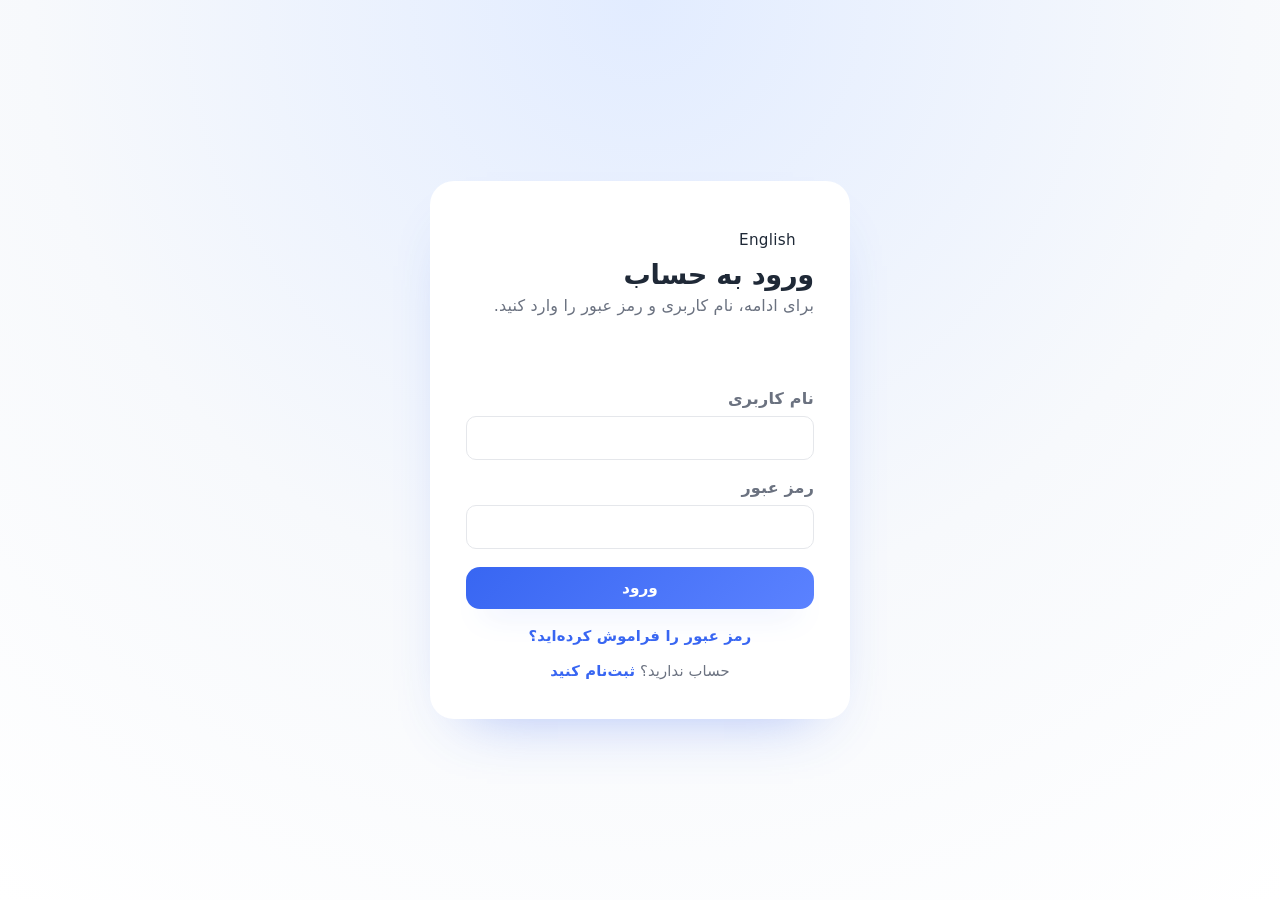
<file: static/index.html>
<!--
    static/index.html — صفحه‌ی داشبورد اصلی
    data-page="dashboard" باعث می‌شود در روترِ انتهای app.js تابعِ
    initDashboardPage() صدا زده شود، که خودش loadDashboard() را اجرا
    می‌کند: یک GET به /api/dashboard/ و پرکردنِ تمام باکس‌های زیر با
    renderDashboard() (در app.js).
-->
<!DOCTYPE html>
<html lang="fa" dir="rtl">
<head>
    <meta charset="UTF-8">
    <meta name="viewport" content="width=device-width, initial-scale=1.0">
    <script>
        // چندزبانی (از 2026-09-09): اگر زبانِ ذخیره‌شده «en» باشد، جهتِ صفحه را
        // پیش از اولین رندر به LTR می‌گذاریم تا چیدمانِ فارسی یک لحظه «فلش» نزند.
        try {
            if (localStorage.getItem('ssp_lang') === 'en') {
                document.documentElement.lang = 'en';
                document.documentElement.dir = 'ltr';
            }
        } catch (e) { /* localStorage در دسترس نیست → همان پیش‌فرضِ فارسی */ }
    </script>
    <title>داشبورد | برنامه‌ریز هوشمند مطالعه</title>
    <link rel="stylesheet" href="styles.css">
</head>
<body data-page="dashboard">
    <div class="app-shell">
        <!-- نوارِ کناریِ راست: لوگو + منوی ناوبری بینِ صفحات + وضعیتِ اتصال -->
        <aside class="sidebar" id="sidebar">
            <div class="sidebar__brand">
                <div class="brand__logo">🎓</div>
                <div class="brand__info">
                    <h1>Study Planner</h1>
                    <span>برای دانشجویان هدفمند</span>
                </div>
            </div>
            <nav class="sidebar__nav">
                <a class="nav-link is-active" href="index.html">
                    <span class="nav-icon">
                        <svg viewBox="0 0 24 24" aria-hidden="true">
                            <path d="M12 3L3 10h3v8h6V13h0v5h6v-8h3z"></path>
                        </svg>
                    </span>
                    <span>داشبورد</span>
                </a>
                <a class="nav-link" href="subjects.html">
                    <span class="nav-icon">
                        <svg viewBox="0 0 24 24">
                            <path d="M4 5h16v2H4zm0 6h16v2H4zm0 6h10v2H4z"></path>
                        </svg>
                    </span>
                    <span>درس‌ها</span>
                </a>
                <a class="nav-link" href="exams.html">
                    <span class="nav-icon">
                        <svg viewBox="0 0 24 24">
                            <path d="M7 2h10l3 4v16H4V2h3zm0 2v2h10V4H7zm0 4v10h10V8H7z"></path>
                        </svg>
                    </span>
                    <span>امتحان‌ها</span>
                </a>
                <a class="nav-link" href="study_plan.html">
                    <span class="nav-icon">
                        <svg viewBox="0 0 24 24">
                            <path d="M5 4h14v2H5zm0 7h14v2H5zm0 7h14v2H5z"></path>
                        </svg>
                    </span>
                    <span>برنامه مطالعه</span>
                </a>
                <a class="nav-link" href="study_log.html">
                    <span class="nav-icon">
                        <svg viewBox="0 0 24 24"><path d="M9 16.2 5.5 12.7l-1.4 1.4L9 19 20 8l-1.4-1.4z"></path></svg>
                    </span>
                    <span>ثبت مطالعه</span>
                </a>
            </nav>
            <div class="sidebar__footer">
                <div class="sidebar__status">
                    <div class="status-dot" id="statusDot"></div>
                    <span id="statusText">در حال بررسی...</span>
                </div>
                <button type="button" class="ghost-button lang-toggle" id="langToggle">English</button>
                <a class="ghost-button" href="login.html">حساب کاربری</a>
            </div>
        </aside>

        <main class="main-panel">
            <!-- نوارِ بالای صفحه: عنوان + دکمه‌ی همبرگریِ موبایل + خوش‌آمدگویی/خروج -->
            <header class="topbar">
                <button class="ghost-button menu-button" id="sidebarToggle" aria-label="باز کردن منو">
                    <svg viewBox="0 0 24 24">
                        <path d="M4 6h16v2H4zm0 5h16v2H4zm0 5h16v2H4z"></path>
                    </svg>
                </button>
                <div class="topbar__title">
                    <h2>داشبورد اصلی</h2>
                    <p>تصویر کلی از وضعیت درس‌ها و امتحان‌های پیشِ رو</p>
                </div>
                <div class="topbar__actions">
                    <div class="user-pill" id="userGreeting">خوش آمدید</div>
                    <button class="ghost-button" id="logoutButton">خروج</button>
                </div>
            </header>

            <div class="page-content">
                <div id="toast" class="toast" role="alert" aria-live="polite"></div>

                <!-- چهار کارتِ آماریِ بالا؛ id هرکدام دقیقاً همان کلیدی است
                     که renderDashboard() در app.js با آن مقدارِ متن را پر می‌کند -->
                <section class="metrics-grid">
                    <article class="metric-card">
                        <header>
                            <span class="metric-icon metric-icon--primary">📚</span>
                            <p>تعداد درس‌ها</p>
                        </header>
                        <strong id="totalSubjects">0</strong>
                    </article>

                    <article class="metric-card">
                        <header>
                            <span class="metric-icon metric-icon--purple">🗓️</span>
                            <p>امتحان‌های ثبت‌شده</p>
                        </header>
                        <strong id="totalExams">0</strong>
                    </article>

                    <article class="metric-card">
                        <header>
                            <span class="metric-icon metric-icon--green">📈</span>
                            <p>میانگین پیشرفت</p>
                        </header>
                        <strong id="averageProgress">0%</strong>
                    </article>

                    <article class="metric-card">
                        <header>
                            <span class="metric-icon metric-icon--orange">⏰</span>
                            <p>هشدارهای فوری</p>
                        </header>
                        <strong id="pendingAlerts">0</strong>
                    </article>
                </section>

                <!-- پنل «پیشرفت درس‌ها»: نوارِ پیشرفتِ هر درس (progressList با
                     app.js از data.subjects_progress پر می‌شود) -->
                <section class="grid-two">
                    <article class="panel">
                        <header class="panel__header">
                            <h3>پیشرفت درس‌ها</h3>
                            <button class="ghost-button ghost-button--sm" id="refreshDashboard">به‌روزرسانی</button>
                        </header>
                        <div id="progressList" class="progress-list">
                            <p class="empty-state">درسی ثبت نشده است.</p>
                        </div>
                    </article>

                    <!-- پنل «تقویم مطالعه»: فهرستِ امتحان‌های پیشِ‌رو (از data.upcoming_exams) -->
                    <article class="panel">
                        <header class="panel__header">
                            <h3>تقویم مطالعه</h3>
                        </header>
                        <div class="panel__content">
                            <div class="timeline" id="timelineList">
                                <p class="empty-state">هنوز امتحانی ثبت نشده است.</p>
                            </div>
                        </div>
                    </article>
                </section>

                <!-- پنل «تقسیم‌زمان پیشنهادی»: نمودارِ میله‌ایِ سهمِ هر درس
                     (از data.study_distribution) -->
                <section class="grid-two">
                    <article class="panel">
                        <header class="panel__header">
                            <h3>تقسیم‌زمان پیشنهادی</h3>
                            <p class="panel__hint">سهم هر درس از ساعات مطالعه‌ی هفته‌ی پیش‌رو</p>
                        </header>
                        <div class="panel__content">
                            <div class="mini-chart" id="studyDistribution">
                                <p class="empty-state">در حال بارگذاری...</p>
                            </div>
                        </div>
                    </article>

                    <!-- پنل «هشدارها و یادآوری‌ها»: از data.alerts (نوع
                         danger/warning/info) پر می‌شود -->
                    <article class="panel">
                        <header class="panel__header">
                            <h3>هشدارها و یادآوری‌ها</h3>
                        </header>
                        <div id="alertsList" class="alerts-list">
                            <p class="empty-state">هشداری وجود ندارد.</p>
                        </div>
                    </article>
                </section>
            </div>
        </main>
    </div>
    <div class="backdrop" id="backdrop"></div>
    <script src="i18n.js" defer></script>
    <script src="app.js" defer></script>
</body>
</html>
</file>
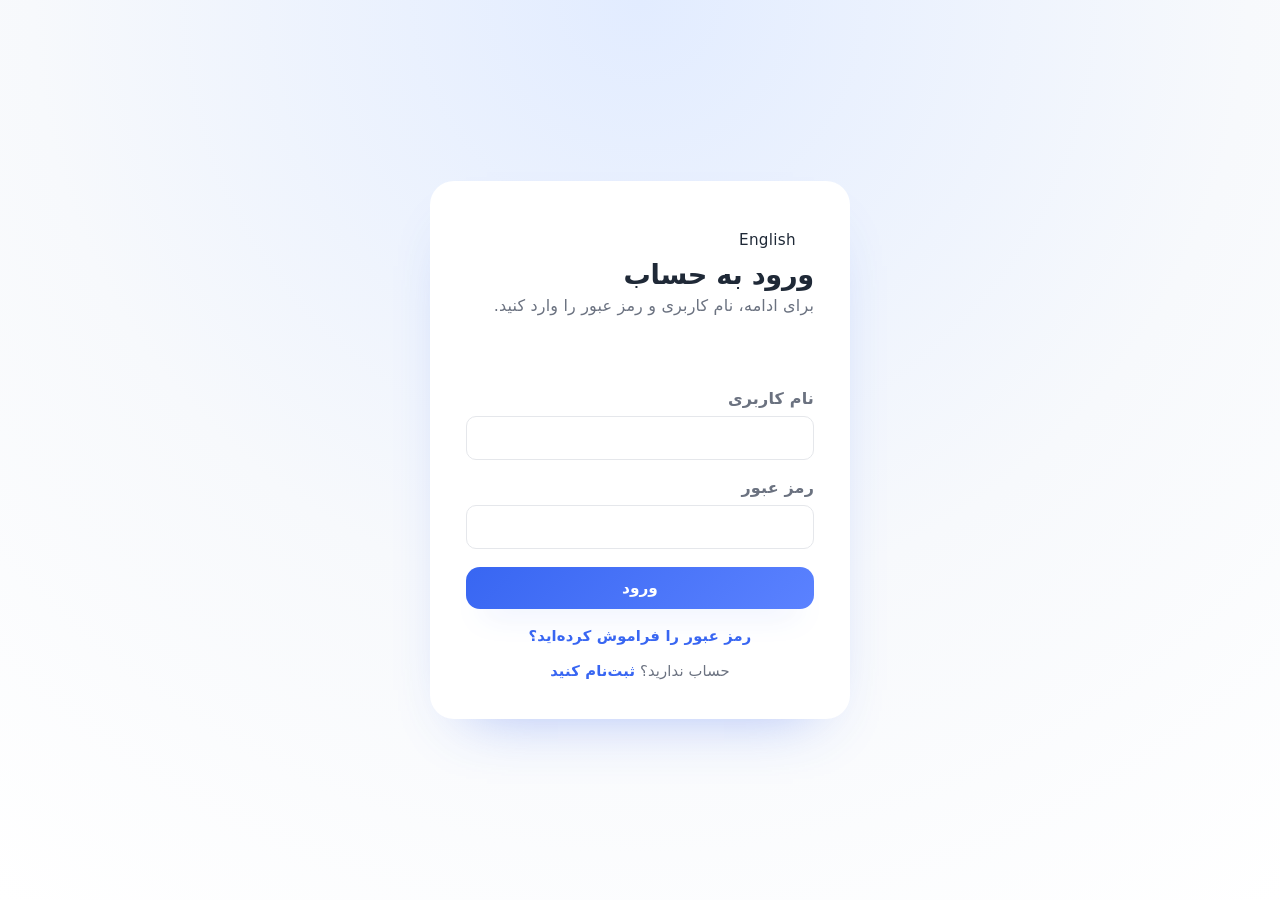
<file: static/exams.html>
<!--
    static/exams.html — صفحه‌ی مدیریت امتحان‌ها
    data-page="exams" -> initExamsPage() در app.js: پرکردنِ کشوی «انتخاب
    درس» (populateSubjectSelect)، فرمِ ثبت/ویرایشِ امتحان (handleExamForm — با examId پر،
    submit به PATCH /api/exams/{id}/ می‌رود)، دکمه‌ی «ویرایش» روی ردیف‌ها
    (startExamEdit) و جدولِ فهرست با فیلترِ آینده/همه (loadExams/renderExams).
-->
<!DOCTYPE html>
<html lang="fa" dir="rtl">
<head>
    <meta charset="UTF-8">
    <meta name="viewport" content="width=device-width, initial-scale=1.0">
    <script>
        // چندزبانی (از 2026-09-09): اگر زبانِ ذخیره‌شده «en» باشد، جهتِ صفحه را
        // پیش از اولین رندر به LTR می‌گذاریم تا چیدمانِ فارسی یک لحظه «فلش» نزند.
        try {
            if (localStorage.getItem('ssp_lang') === 'en') {
                document.documentElement.lang = 'en';
                document.documentElement.dir = 'ltr';
            }
        } catch (e) { /* localStorage در دسترس نیست → همان پیش‌فرضِ فارسی */ }
    </script>
    <title>امتحان‌ها | برنامه‌ریز هوشمند مطالعه</title>
    <link rel="stylesheet" href="styles.css">
</head>
<body data-page="exams">
    <div class="app-shell">
        <aside class="sidebar" id="sidebar">
            <div class="sidebar__brand">
                <div class="brand__logo">🎓</div>
                <div class="brand__info">
                    <h1>Study Planner</h1>
                    <span>برای دانشجویان هدفمند</span>
                </div>
            </div>
            <nav class="sidebar__nav">
                <a class="nav-link" href="index.html">
                    <span class="nav-icon">
                        <svg viewBox="0 0 24 24"><path d="M12 3L3 10h3v8h6V13h0v5h6v-8h3z"></path></svg>
                    </span>
                    <span>داشبورد</span>
                </a>
                <a class="nav-link" href="subjects.html">
                    <span class="nav-icon">
                        <svg viewBox="0 0 24 24"><path d="M4 5h16v2H4zm0 6h16v2H4zm0 6h10v2H4z"></path></svg>
                    </span>
                    <span>درس‌ها</span>
                </a>
                <a class="nav-link is-active" href="exams.html">
                    <span class="nav-icon">
                        <svg viewBox="0 0 24 24"><path d="M7 2h10l3 4v16H4V2h3zm0 2v2h10V4H7zm0 4v10h10V8H7z"></path></svg>
                    </span>
                    <span>امتحان‌ها</span>
                </a>
                <a class="nav-link" href="study_plan.html">
                    <span class="nav-icon"><svg viewBox="0 0 24 24"><path d="M5 4h14v2H5zm0 7h14v2H5zm0 7h14v2H5z"></path></svg></span>
                    <span>برنامه مطالعه</span>
                </a>
                <a class="nav-link" href="study_log.html">
                    <span class="nav-icon"><svg viewBox="0 0 24 24"><path d="M9 16.2 5.5 12.7l-1.4 1.4L9 19 20 8l-1.4-1.4z"></path></svg></span>
                    <span>ثبت مطالعه</span>
                </a>
            </nav>
            <div class="sidebar__footer">
                <div class="sidebar__status">
                    <div class="status-dot" id="statusDot"></div>
                    <span id="statusText">در حال بررسی...</span>
                </div>
                <button type="button" class="ghost-button lang-toggle" id="langToggle">English</button>
                <a class="ghost-button" href="login.html">حساب کاربری</a>
            </div>
        </aside>

        <main class="main-panel">
            <header class="topbar">
                <button class="ghost-button menu-button" id="sidebarToggle">
                    <svg viewBox="0 0 24 24"><path d="M4 6h16v2H4zm0 5h16v2H4zm0 5h16v2H4z"></path></svg>
                </button>
                <div class="topbar__title">
                    <h2>مدیریت امتحان‌ها و ددلاین‌ها</h2>
                    <p>برای هر درس، زمان مناسب برنامه‌ریزی کنید</p>
                </div>
                <div class="topbar__actions">
                    <div class="user-pill" id="userGreeting">دانشجو</div>
                    <button class="ghost-button" id="logoutButton">خروج</button>
                </div>
            </header>

            <div class="page-content">
                <div id="toast" class="toast" role="alert"></div>

                <!-- فرمِ ثبت/ویرایشِ امتحان؛ submit آن در handleExamForm() (app.js)
                     گرفته می‌شود: اگر examId خالی باشد POST /api/exams/ و اگر پر
                     باشد PATCH /api/exams/{id}/ فرستاده می‌شود. کلاس‌های فرم با
                     styles.css هم‌راستا شدند (قبلاً form-group/full-width/btn
                     بودند که در CSS تعریف نشده بودند و فرم بی‌استایل می‌ماند) -->
                <section class="panel">
                    <header class="panel__header">
                        <h3 id="examFormTitle">ثبت امتحان یا ددلاین</h3>
                    </header>

                    <form id="examForm" class="form-grid">
                        <div class="form-field">
                            <label for="examSubject">انتخاب درس:</label>
                            <select id="examSubject" name="subject" required>
                                <option value="" disabled selected>ابتدا درس را انتخاب کنید</option>
                                <!-- گزینه‌ها توسط جاوااسکریپت پر می‌شوند -->
                            </select>
                        </div>
                        
                        <div class="form-field">
                            <label for="exam_date">تاریخ امتحان یا ددلاین:</label>
                            <input type="date" id="exam_date" name="exam_date" required>
                        </div>

                        <div class="form-field">
                            <label for="chapters_remaining">تعداد فصل/بخش باقی‌مانده:</label>
                            <input type="number" id="chapters_remaining" name="chapters_remaining" min="1" required placeholder="مثلا: ۵">
                        </div>

                        <div class="form-field">
                            <label for="study_hours_remaining">ساعت مطالعه تخمینی باقی‌مانده:</label>
                            <input type="number" id="study_hours_remaining" name="study_hours_remaining" min="1" required placeholder="مثلا: ۲۰">
                        </div>

                        <div class="form-field form-field--full">
                            <label for="note">یادداشت (اختیاری):</label>
                            <textarea id="note" name="notes" rows="2" placeholder="مثلاً: میان‌ترم، سالنِ ۲، فصل‌های ۱ تا ۵"></textarea>
                        </div>

                        <!-- examId و دکمه‌ی «انصراف از ویرایش» مخصوصِ حالتِ ویرایشند:
                             startExamEdit (app.js) فرم را پر می‌کند، examId را ست
                             می‌کند و این دکمه را نشان می‌دهد؛ resetExamForm که به
                             کلیکِ آن هم بسته شده، همه‌چیز را به حالتِ ثبت برمی‌گرداند -->
                        <input type="hidden" id="examId" name="examId">
                        
                        <div class="form-actions">
                            <button type="submit" class="primary-button">ذخیره امتحان</button>
                            <button type="button" class="btn-cancel-edit" style="display: none;" id="cancelExamEditBtn">انصراف از ویرایش</button>
                        </div>
                    </form>


                </section>

                <!-- فهرستِ امتحان‌ها؛ examTableBody با renderExams() (app.js) پر
                     می‌شود. هر ردیف یک دکمه‌ی «ویرایش» دارد که startExamEdit را
                     صدا می‌زند و فرمِ بالای صفحه را با داده‌های آن امتحان پر می‌کند.
                     تغییرِ select زیر، loadExams() را با فیلترِ جدید صدا می‌زند -->
                <section class="panel">
                    <header class="panel__header">
                        <h3>فهرست امتحان‌ها</h3>
                        <div class="panel__filter">
                            <label>
                                <span>نمایش:</span>
                                <select id="examFilter">
                                    <option value="upcoming">فقط امتحان‌های آینده</option>
                                    <option value="all">همه</option>
                                </select>
                            </label>
                        </div>
                    </header>
                    <div class="table-wrapper">
                        <table class="data-table">
                            <thead>
                                <tr>
                                    <th>درس</th>
                                    <th>تاریخ</th>
                                    <th>ساعت باقی‌مانده</th>
                                    <th>درجه اهمیت</th>
                                    <th>وضعیت</th>
                                    <th>عملیات</th>
                                </tr>
                            </thead>
                            <tbody id="examTableBody">
                                <tr>
                                    <td colspan="6" class="empty-state">هنوز امتحانی ثبت نشده است.</td>
                                </tr>
                            </tbody>
                        </table>
                    </div>
                </section>
            </div>
        </main>
    </div>
    <div class="backdrop" id="backdrop"></div>
    <script src="i18n.js" defer></script>
    <script src="app.js" defer></script>
</body>
</html>
</file>
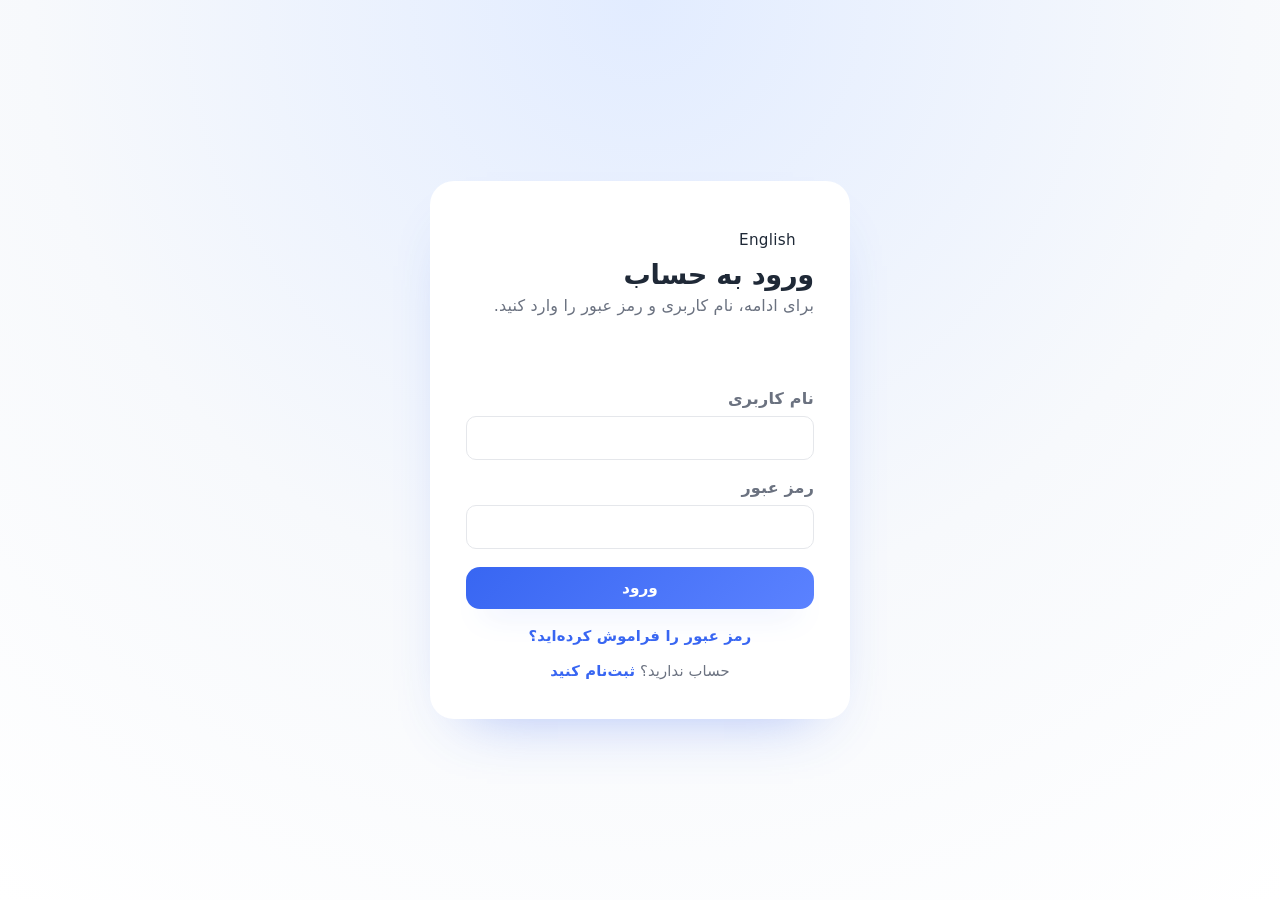
<file: static/login.html>
<!--
    static/login.html
    صفحه‌ی ورود. data-page="login" روی <body> باعث می‌شود در انتهای app.js
    تابعِ handleLogin() صدا زده شود (نگاه کنید به روترِ سبکِ انتهای app.js).
-->
<!DOCTYPE html>
<html lang="fa" dir="rtl">
<head>
    <meta charset="UTF-8">
    <meta name="viewport" content="width=device-width, initial-scale=1.0">
    <script>
        // چندزبانی (از 2026-09-09): اگر زبانِ ذخیره‌شده «en» باشد، جهتِ صفحه را
        // پیش از اولین رندر به LTR می‌گذاریم تا چیدمانِ فارسی یک لحظه «فلش» نزند.
        try {
            if (localStorage.getItem('ssp_lang') === 'en') {
                document.documentElement.lang = 'en';
                document.documentElement.dir = 'ltr';
            }
        } catch (e) { /* localStorage در دسترس نیست → همان پیش‌فرضِ فارسی */ }
    </script>
    <title>ورود | برنامه‌ریز هوشمند مطالعه</title>
    <link rel="stylesheet" href="styles.css">
</head>
<body class="auth-page" data-page="login">
    <div class="auth-card">
        <div class="auth-header">
            <button type="button" class="ghost-button lang-toggle" id="langToggle">English</button>
            <h1>ورود به حساب</h1>
            <p>برای ادامه، نام کاربری و رمز عبور را وارد کنید.</p>
        </div>
        <!-- جای نمایشِ پیام‌های موفقیت/خطا (توسط showToast در app.js پر می‌شود) -->
        <div id="toast" class="toast" role="alert"></div>
        <!-- فرمِ ورود: submit آن در handleLogin() گرفته و به POST /api/auth/login/ فرستاده می‌شود -->
        <form id="loginForm" class="auth-form">
            <div class="form-field">
                <label for="loginUsername">نام کاربری</label>
                <input type="text" id="loginUsername" name="username" autocomplete="username" required>
            </div>
            <div class="form-field">
                <label for="loginPassword">رمز عبور</label>
                <input type="password" id="loginPassword" name="password" autocomplete="current-password" required>
            </div>
            <button class="primary-button auth-button" type="submit">ورود</button>
            <!-- بازیابیِ رمزِ فراموش‌شده (از 2026-09-12): لینکِ مودالِ «ایمیلِ
                 بازیابی بفرست» — مودال را app.js در لحظه‌یِ کلیک می‌سازد
                 (برچسب‌ها با زبانِ جاری رندر می‌شوند). -->
            <p class="auth-switch">
                <a href="#" id="forgotPasswordLink">رمز عبور را فراموش کرده‌اید؟</a>
            </p>
            <p class="auth-switch">
                حساب ندارید؟
                <a href="register.html">ثبت‌نام کنید</a>
            </p>
        </form>
    </div>
    <script src="i18n.js" defer></script>
    <script src="app.js" defer></script>
</body>
</html>
</file>
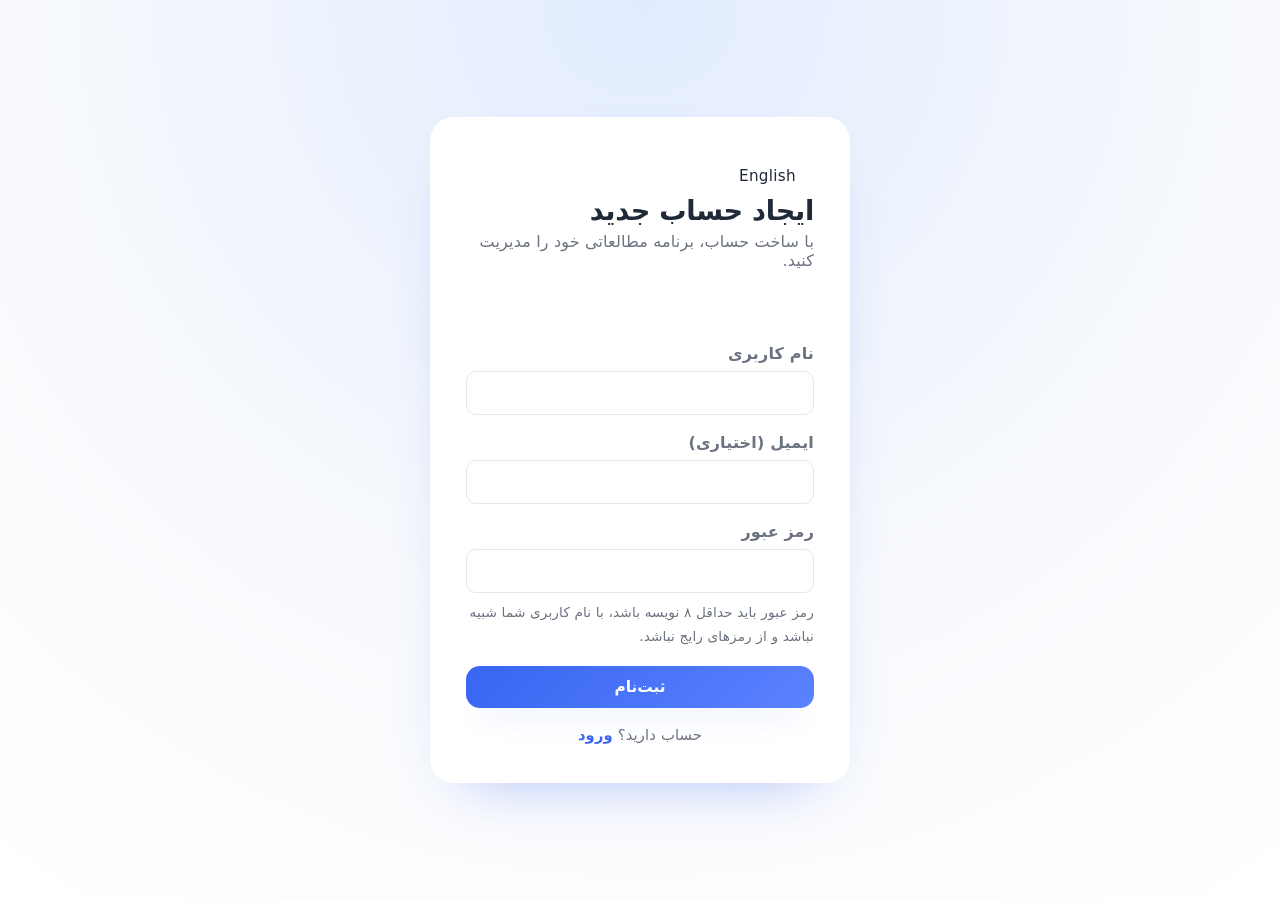
<file: static/register.html>
<!--
    static/register.html
    صفحه‌ی ثبت‌نام. data-page="register" باعث می‌شود در روترِ انتهای app.js
    تابعِ handleRegister() صدا زده شود.
-->
<!doctype html>
<html lang="fa" dir="rtl">
    <head>
        <meta charset="UTF-8" />
        <meta name="viewport" content="width=device-width, initial-scale=1.0" />
        <script>
            // چندزبانی (از 2026-09-09): اگر زبانِ ذخیره‌شده «en» باشد، جهتِ صفحه را
            // پیش از اولین رندر به LTR می‌گذاریم تا چیدمانِ فارسی یک لحظه «فلش» نزند.
            try {
                if (localStorage.getItem('ssp_lang') === 'en') {
                    document.documentElement.lang = 'en';
                    document.documentElement.dir = 'ltr';
                }
            } catch (e) { /* localStorage در دسترس نیست → همان پیش‌فرضِ فارسی */ }
        </script>
        <title>ثبت‌نام | برنامه‌ریز هوشمند مطالعه</title>
        <link rel="stylesheet" href="styles.css" />
    </head>
    <body class="auth-page" data-page="register">
        <div class="auth-card">
            <div class="auth-header">
                <button type="button" class="ghost-button lang-toggle" id="langToggle">English</button>
                <h1>ایجاد حساب جدید</h1>
                <p>با ساخت حساب، برنامه‌ مطالعاتی خود را مدیریت کنید.</p>
            </div>
            <div id="toast" class="toast" role="alert"></div>
            <!-- اضافه شدن onsubmit به تگ فرم -->
            <!--
                فرمِ ثبت‌نام: submit آن در handleRegister() (در app.js) گرفته
                می‌شود و به POST /api/auth/register/ فرستاده می‌شود. بعد از
                موفقیت، دکمه‌ی زیر با جاوااسکریپت به یک لینکِ «ورود به حساب»
                تبدیل می‌شود (نگاه کنید به id="authActionBtn").
            -->
            <form id="registerForm" class="auth-form">
                <div class="form-field">
                    <label for="registerUsername">نام کاربری</label>
                    <input
                        type="text"
                        id="registerUsername"
                        name="username"
                        autocomplete="username"
                        required
                    />
                </div>
                <div class="form-field">
                    <label for="registerEmail">ایمیل (اختیاری)</label>
                    <input
                        type="email"
                        id="registerEmail"
                        name="email"
                        autocomplete="email"
                    />
                </div>
                <div class="form-field">
                    <label for="registerPassword">رمز عبور</label>
                    <input
                        type="password"
                        id="registerPassword"
                        name="password"
                        autocomplete="new-password"
                        required
                    />
                    <!-- قواعدِ رمز (از 2026-09-10): همان چیزی که سرور با
                         AUTH_PASSWORD_VALIDATORS اجباری می‌کند — این متن فقط
                         انتظار را قبل از ارسالِ فرم شفاف می‌کند. -->
                    <p class="field-hint">
                        رمز عبور باید حداقل ۸ نویسه باشد، با نام کاربری شما شبیه نباشد و از رمزهای رایج نباشد.
                    </p>
                </div>
                <button
                    id="authActionBtn"
                    class="primary-button auth-button"
                    type="submit"
                >
                    ثبت‌نام
                </button>
                <p id="loginPrompt" class="auth-switch">
                    حساب دارید؟
                    <a href="login.html">ورود</a>
                </p>
            </form>
        </div>
        <script src="i18n.js" defer></script>
        <script src="app.js" defer></script>
    </body>
</html>
</file>
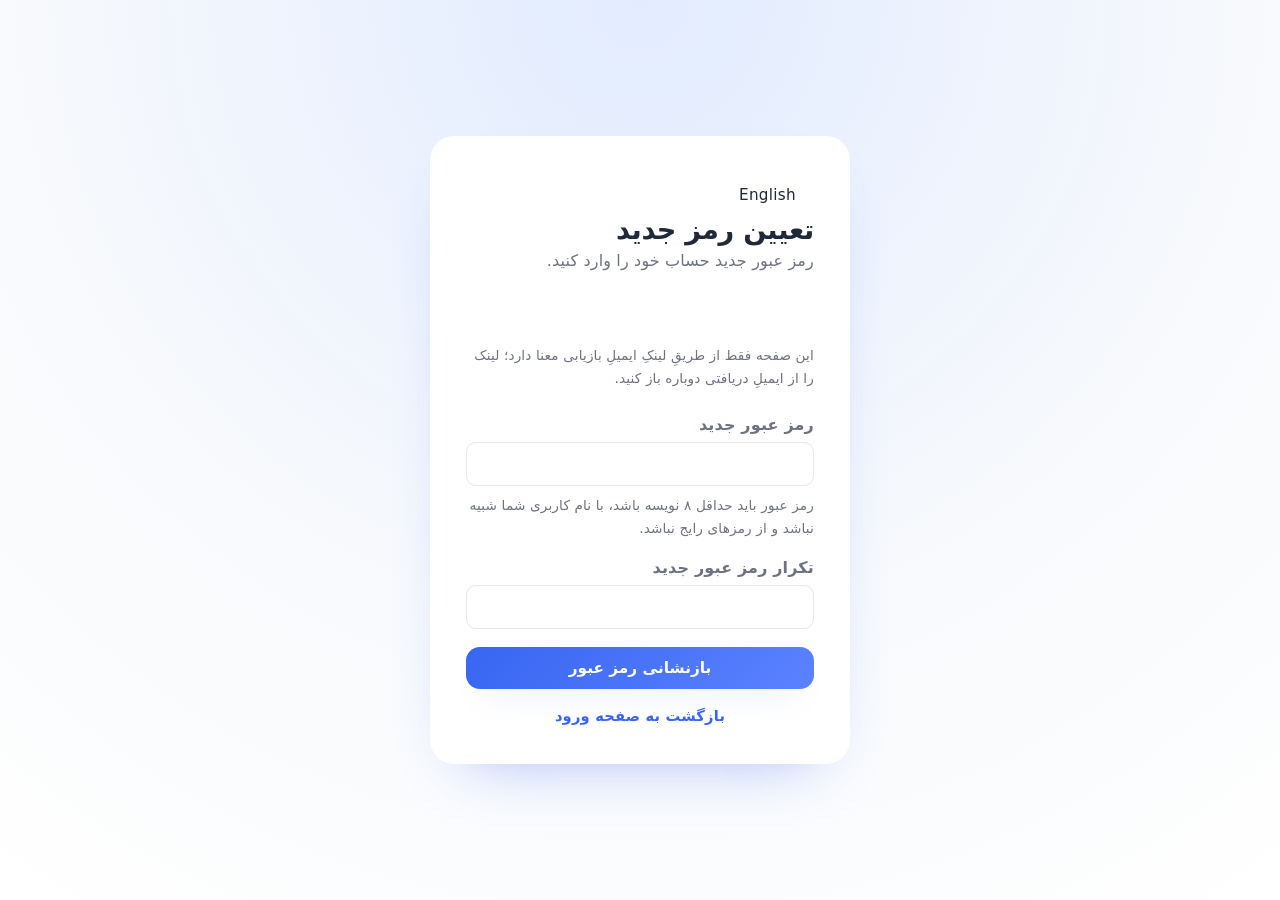
<file: static/reset-password.html>
<!--
    static/reset-password.html
    صفحه‌یِ «تعیینِ رمزِ جدید» با لینکِ بازیابی (از 2026-09-12). کاربر از
    ایمیلِ بازیابی به این صفحه می‌آید: uid و token در query string است
    (?uid=...&token=...) و همین صفحه آن‌ها را به
    POST /api/auth/password/reset/confirm/ می‌فرستد. data-page="reset-password"
    روی <body> باعث می‌شود در انتهای app.js تابعِ handlePasswordReset() صدا
    زده شود. بدونِ uid/token (مثلاً بازکردنِ مستقیمِ آدرس) صفحه پیامِ خطای
    صریح می‌دهد و فرم غیرفعال می‌ماند.
-->
<!DOCTYPE html>
<html lang="fa" dir="rtl">
<head>
    <meta charset="UTF-8">
    <meta name="viewport" content="width=device-width, initial-scale=1.0">
    <script>
        // چندزبانی (از 2026-09-09): اگر زبانِ ذخیره‌شده «en» باشد، جهتِ صفحه را
        // پیش از اولین رندر به LTR می‌گذاریم تا چیدمانِ فارسی یک لحظه «فلش» نزند.
        try {
            if (localStorage.getItem('ssp_lang') === 'en') {
                document.documentElement.lang = 'en';
                document.documentElement.dir = 'ltr';
            }
        } catch (e) { /* localStorage در دسترس نیست → همان پیش‌فرضِ فارسی */ }
    </script>
    <title>بازیابی رمز عبور | برنامه‌ریز هوشمند مطالعه</title>
    <link rel="stylesheet" href="styles.css">
</head>
<body class="auth-page" data-page="reset-password">
    <div class="auth-card">
        <div class="auth-header">
            <button type="button" class="ghost-button lang-toggle" id="langToggle">English</button>
            <h1>تعیین رمز جدید</h1>
            <p>رمز عبور جدید حساب خود را وارد کنید.</p>
        </div>
        <!-- جای نمایشِ پیام‌های موفقیت/خطا (توسط showToast در app.js پر می‌شود) -->
        <div id="toast" class="toast" role="alert"></div>
        <!-- خطای «لینک نامعتبر» (بدونِ uid/token): قبل از فرم؛ فرم را app.js
             غیرفعال می‌کند تا درخواستِ بی‌معنا اصلاً ارسال نشود. -->
        <p id="resetLinkError" class="field-hint" hidden role="alert"></p>
        <form id="resetPasswordForm" class="auth-form">
            <div class="form-field">
                <label for="resetNewPassword">رمز عبور جدید</label>
                <input
                    type="password"
                    id="resetNewPassword"
                    name="new_password"
                    autocomplete="new-password"
                    required
                    minlength="8"
                />
                <!-- قواعدِ رمز (از 2026-09-10): همان چیزی که سرور با
                     AUTH_PASSWORD_VALIDATORS اجباری می‌کند — این متن فقط
                     انتظار را قبل از ارسالِ فرم شفاف می‌کند. -->
                <p class="field-hint">
                    رمز عبور باید حداقل ۸ نویسه باشد، با نام کاربری شما شبیه نباشد و از رمزهای رایج نباشد.
                </p>
            </div>
            <div class="form-field">
                <label for="resetConfirmPassword">تکرار رمز عبور جدید</label>
                <input
                    type="password"
                    id="resetConfirmPassword"
                    name="confirm_password"
                    autocomplete="new-password"
                    required
                    minlength="8"
                />
            </div>
            <button
                id="resetActionBtn"
                class="primary-button auth-button"
                type="submit"
            >
                بازنشانی رمز عبور
            </button>
            <p class="auth-switch">
                <a href="login.html">بازگشت به صفحه ورود</a>
            </p>
        </form>
    </div>
    <script src="i18n.js" defer></script>
    <script src="app.js" defer></script>
</body>
</html>
</file>
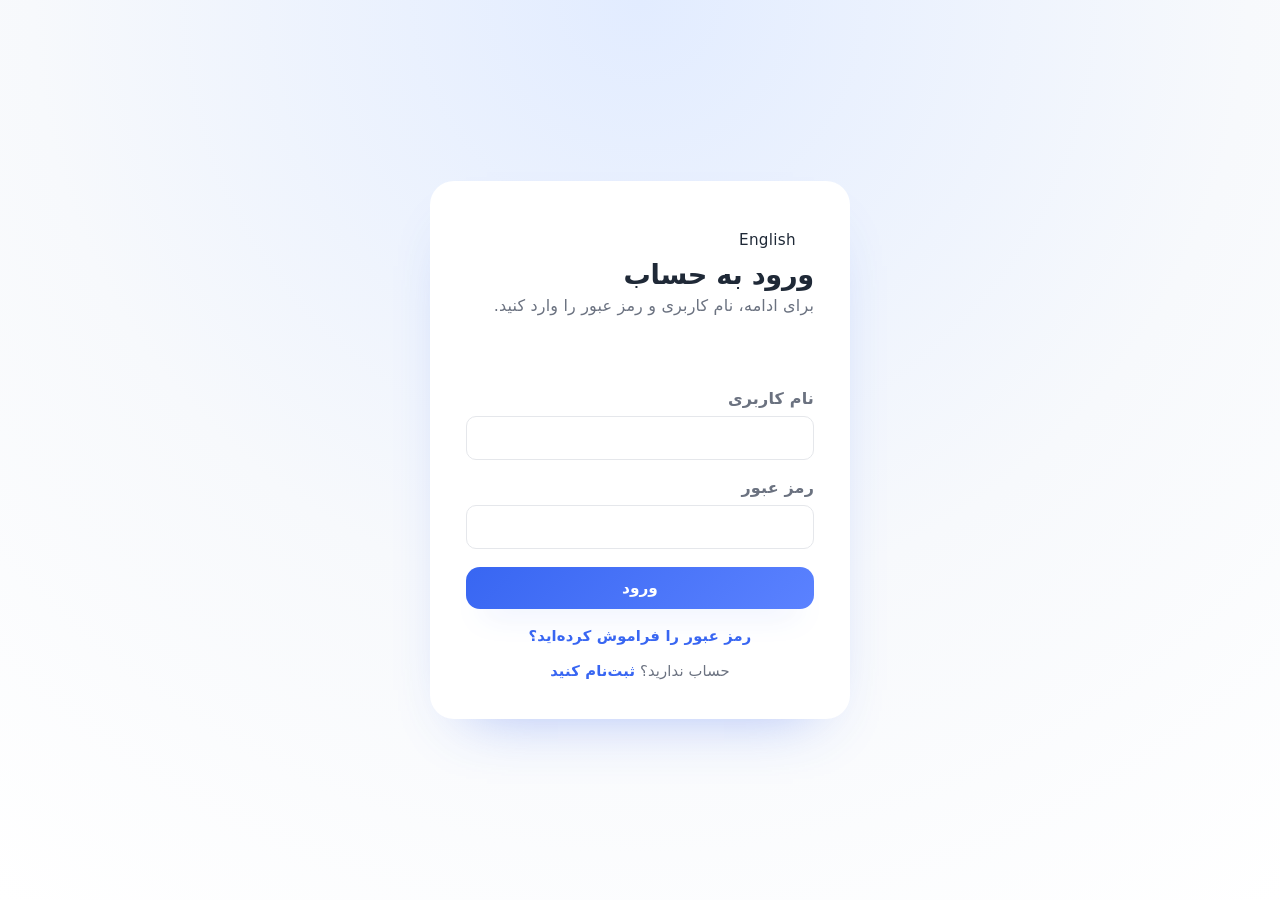
<file: static/study_log.html>
<!--
    static/study_log.html — صفحه‌ی ثبتِ مطالعه (StudyLog)
    data-page="study-log" -> initStudyLogPage() در app.js: پرکردنِ کشوی
    امتحان (populateExamSelectForLog)، فرمِ ثبتِ گزارش (handleStudyLogForm
    -> POST /api/study-logs/)، و جدولِ تاریخچه با امکانِ حذف (loadStudyLogs/
    deleteStudyLog). این صفحه حلقه‌ی برنامه‌ریزی -> مطالعه -> پیشرفت را می‌بندد.
-->
<!DOCTYPE html>
<html lang="fa" dir="rtl">
<head>
    <meta charset="UTF-8">
    <meta name="viewport" content="width=device-width, initial-scale=1.0">
    <script>
        // چندزبانی (از 2026-09-09): اگر زبانِ ذخیره‌شده «en» باشد، جهتِ صفحه را
        // پیش از اولین رندر به LTR می‌گذاریم تا چیدمانِ فارسی یک لحظه «فلش» نزند.
        try {
            if (localStorage.getItem('ssp_lang') === 'en') {
                document.documentElement.lang = 'en';
                document.documentElement.dir = 'ltr';
            }
        } catch (e) { /* localStorage در دسترس نیست → همان پیش‌فرضِ فارسی */ }
    </script>
    <title>ثبت مطالعه | برنامه‌ریز هوشمند مطالعه</title>
    <link rel="stylesheet" href="styles.css">
</head>
<body data-page="study-log">
    <div class="app-shell">
        <aside class="sidebar" id="sidebar">
            <div class="sidebar__brand">
                <div class="brand__logo">🎓</div>
                <div class="brand__info">
                    <h1>Study Planner</h1>
                    <span>برای دانشجویان هدفمند</span>
                </div>
            </div>
            <nav class="sidebar__nav">
                <a class="nav-link" href="index.html">
                    <span class="nav-icon">
                        <svg viewBox="0 0 24 24"><path d="M12 3L3 10h3v8h6V13h0v5h6v-8h3z"></path></svg>
                    </span>
                    <span>داشبورد</span>
                </a>
                <a class="nav-link" href="subjects.html">
                    <span class="nav-icon">
                        <svg viewBox="0 0 24 24"><path d="M4 5h16v2H4zm0 6h16v2H4zm0 6h10v2H4z"></path></svg>
                    </span>
                    <span>درس‌ها</span>
                </a>
                <a class="nav-link" href="exams.html">
                    <span class="nav-icon">
                        <svg viewBox="0 0 24 24"><path d="M7 2h10l3 4v16H4V2h3zm0 2v2h10V4H7zm0 4v10h10V8H7z"></path></svg>
                    </span>
                    <span>امتحان‌ها</span>
                </a>
                <a class="nav-link" href="study_plan.html">
                    <span class="nav-icon">
                        <svg viewBox="0 0 24 24"><path d="M5 4h14v2H5zm0 7h14v2H5zm0 7h14v2H5z"></path></svg>
                    </span>
                    <span>برنامه مطالعه</span>
                </a>
                <a class="nav-link is-active" href="study_log.html">
                    <span class="nav-icon">
                        <svg viewBox="0 0 24 24"><path d="M9 16.2 5.5 12.7l-1.4 1.4L9 19 20 8l-1.4-1.4z"></path></svg>
                    </span>
                    <span>ثبت مطالعه</span>
                </a>
            </nav>
            <div class="sidebar__footer">
                <div class="sidebar__status">
                    <div class="status-dot" id="statusDot"></div>
                    <span id="statusText">در حال بررسی...</span>
                </div>
                <button type="button" class="ghost-button lang-toggle" id="langToggle">English</button>
                <a class="ghost-button" href="login.html">حساب کاربری</a>
            </div>
        </aside>

        <main class="main-panel">
            <header class="topbar">
                <button class="ghost-button menu-button" id="sidebarToggle">
                    <svg viewBox="0 0 24 24"><path d="M4 6h16v2H4zm0 5h16v2H4zm0 5h16v2H4z"></path></svg>
                </button>
                <div class="topbar__title">
                    <h2>ثبت مطالعه</h2>
                    <p>هر بار که درس خواندی، همین‌جا ثبتش کن تا پیشرفتت واقعی باشد</p>
                </div>
                <div class="topbar__actions">
                    <div class="user-pill" id="userGreeting">دانشجو</div>
                    <button class="ghost-button" id="logoutButton">خروج</button>
                </div>
            </header>

            <div class="page-content">
                <div id="toast" class="toast" role="alert"></div>

                <section class="panel">
                    <header class="panel__header">
                        <h3>امروز چقدر خواندی؟</h3>
                    </header>
                    <form id="studyLogForm" class="form-grid">
                        <div class="form-field form-field--full">
                            <label for="logExam">برای کدام امتحان؟</label>
                            <select id="logExam" name="exam" required>
                                <option value="" disabled selected>در حال بارگذاری امتحان‌ها...</option>
                            </select>
                        </div>
                        <div class="form-field">
                            <label for="logDate">تاریخ مطالعه</label>
                            <input type="date" id="logDate" name="date" required>
                        </div>
                        <div class="form-field">
                            <label for="logHours">چند ساعت خواندی؟</label>
                            <input type="number" id="logHours" name="hours_studied" min="0.1" step="0.1" placeholder="مثلاً 1.5" required>
                        </div>
                        <div class="form-field form-field--full">
                            <label for="logNotes">یادداشت (اختیاری)</label>
                            <textarea id="logNotes" name="notes" rows="2" placeholder="مثلاً: فصل ۳ رو تموم کردم"></textarea>
                        </div>
                        <div class="form-actions">
                            <button type="submit" class="primary-button">ثبت مطالعه</button>
                            <button type="reset" class="ghost-button">پاک‌سازی</button>
                        </div>
                    </form>
                </section>

                <section class="panel">
                    <header class="panel__header">
                        <h3>تاریخچه‌ی مطالعه</h3>
                    </header>
                    <div class="table-wrapper">
                        <table class="data-table">
                            <thead>
                                <tr>
                                    <th>امتحان</th>
                                    <th>تاریخ</th>
                                    <th>ساعت</th>
                                    <th>یادداشت</th>
                                    <th></th>
                                </tr>
                            </thead>
                            <tbody id="studyLogTableBody">
                                <tr>
                                    <td colspan="5" class="empty-state">هنوز هیچ گزارش مطالعه‌ای ثبت نشده است.</td>
                                </tr>
                            </tbody>
                        </table>
                    </div>
                </section>
            </div>
        </main>
    </div>
    <div class="backdrop" id="backdrop"></div>
    <script src="i18n.js" defer></script>
    <script src="app.js" defer></script>
</body>
</html>
</file>
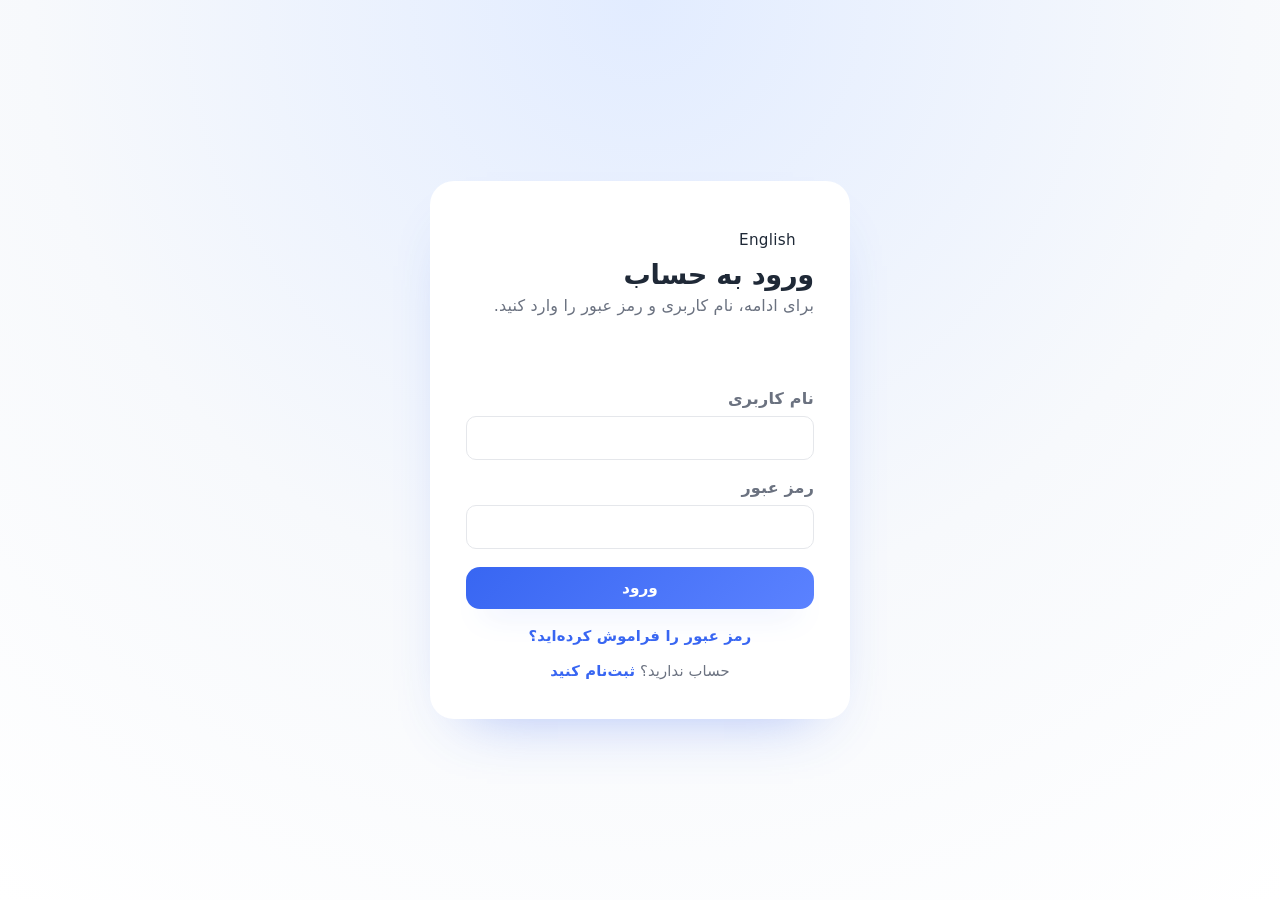
<file: static/study_plan.html>
<!--
    static/study_plan.html — صفحه‌ی برنامه‌ی مطالعه‌ی هوشمند
    data-page="study-plan" -> initStudyPlanPage() در app.js: دکمه‌های
    روزانه/هفتگی (loadStudyPlan)، فرمِ تنظیمِ ساعتِ آزادِ روزانه
    (handleDailyHoursForm -> POST /api/study-plan/generate/)، و نمایشِ
    بلوک‌های برنامه (renderPlan).
-->
<!DOCTYPE html>
<html lang="fa" dir="rtl">
<head>
    <meta charset="UTF-8">
    <meta name="viewport" content="width=device-width, initial-scale=1.0">
    <script>
        // چندزبانی (از 2026-09-09): اگر زبانِ ذخیره‌شده «en» باشد، جهتِ صفحه را
        // پیش از اولین رندر به LTR می‌گذاریم تا چیدمانِ فارسی یک لحظه «فلش» نزند.
        try {
            if (localStorage.getItem('ssp_lang') === 'en') {
                document.documentElement.lang = 'en';
                document.documentElement.dir = 'ltr';
            }
        } catch (e) { /* localStorage در دسترس نیست → همان پیش‌فرضِ فارسی */ }
    </script>
    <title>برنامه مطالعه | برنامه‌ریز هوشمند مطالعه</title>
    <link rel="stylesheet" href="styles.css">
</head>
<body data-page="study-plan">
    <div class="app-shell">
        <aside class="sidebar" id="sidebar">
            <div class="sidebar__brand">
                <div class="brand__logo">🎓</div>
                <div class="brand__info">
                    <h1>Study Planner</h1>
                    <span>برای دانشجویان هدفمند</span>
                </div>
            </div>
            <nav class="sidebar__nav">
                <a class="nav-link" href="index.html">
                    <span class="nav-icon">
                        <svg viewBox="0 0 24 24"><path d="M12 3L3 10h3v8h6V13h0v5h6v-8h3z"></path></svg>
                    </span>
                    <span>داشبورد</span>
                </a>
                <a class="nav-link" href="subjects.html">
                    <span class="nav-icon">
                        <svg viewBox="0 0 24 24"><path d="M4 5h16v2H4zm0 6h16v2H4zm0 6h10v2H4z"></path></svg>
                    </span>
                    <span>درس‌ها</span>
                </a>
                <a class="nav-link" href="exams.html">
                    <span class="nav-icon">
                        <svg viewBox="0 0 24 24"><path d="M7 2h10l3 4v16H4V2h3zm0 2v2h10V4H7zm0 4v10h10V8H7z"></path></svg>
                    </span>
                    <span>امتحان‌ها</span>
                </a>
                <a class="nav-link is-active" href="study_plan.html">
                    <span class="nav-icon">
                        <svg viewBox="0 0 24 24"><path d="M5 4h14v2H5zm0 7h14v2H5zm0 7h14v2H5z"></path></svg>
                    </span>
                    <span>برنامه مطالعه</span>
                </a>
                <a class="nav-link" href="study_log.html">
                    <span class="nav-icon">
                        <svg viewBox="0 0 24 24"><path d="M9 16.2 5.5 12.7l-1.4 1.4L9 19 20 8l-1.4-1.4z"></path></svg>
                    </span>
                    <span>ثبت مطالعه</span>
                </a>
            </nav>
            <div class="sidebar__footer">
                <div class="sidebar__status">
                    <div class="status-dot" id="statusDot"></div>
                    <span id="statusText">در حال بررسی...</span>
                </div>
                <button type="button" class="ghost-button lang-toggle" id="langToggle">English</button>
                <a class="ghost-button" href="login.html">حساب کاربری</a>
            </div>
        </aside>

        <main class="main-panel">
            <header class="topbar">
                <button class="ghost-button menu-button" id="sidebarToggle">
                    <svg viewBox="0 0 24 24"><path d="M4 6h16v2H4zm0 5h16v2H4zm0 5h16v2H4z"></path></svg>
                </button>
                <div class="topbar__title">
                    <h2>برنامه‌ مطالعاتی پیشنهادی</h2>
                    <p>الگوریتم ساده‌ی سیستم بر اساس حجم کار باقی‌مانده</p>
                </div>
                <div class="topbar__actions">
                    <div class="user-pill" id="userGreeting">دانشجو</div>
                    <button class="ghost-button" id="logoutButton">خروج</button>
                </div>
            </header>

            <div class="page-content">
                <div id="toast" class="toast" role="alert"></div>

                <!-- دکمه‌های تغییرِ بازه‌ی نمایش؛ data-range همان مقداریست که
                     به عنوانِ ?range= در GET /api/study-plan/ فرستاده می‌شود -->
                <section class="panel">
                    <header class="panel__header">
                        <h3>بازه زمانی</h3>
                        <div class="toggle-group">
                            <button class="ghost-button toggle-button is-active" data-range="daily">برنامه روزانه</button>
                            <button class="ghost-button toggle-button" data-range="weekly">برنامه هفتگی</button>
                        </div>
                    </header>
                    <div class="panel__content study-summary">
                        <div class="summary-item">
                            <span class="summary-label">کل ساعت توصیه‌شده</span>
                            <strong id="totalRecommended">0 ساعت</strong>
                        </div>
                        <div class="summary-item">
                            <span class="summary-label">درس‌های در اولویت</span>
                            <div id="prioritySubjects" class="tag-list">-</div>
                        </div>
                        <div class="summary-item">
                            <span class="summary-label">میانگین ساعت روزانه</span>
                            <strong id="averageDaily">0</strong>
                        </div>
                    </div>
                </section>

                <!-- فرمِ تنظیمِ ساعتِ آزادِ روزانه؛ submit آن در
                     handleDailyHoursForm() (app.js) گرفته می‌شود -->
                <section class="panel">
                    <header class="panel__header">
                        <h3>ساعت آزاد روزانه</h3>
                    </header>
                    <form id="dailyHoursForm" class="form-grid">
                        <div class="form-field">
                            <label for="dailyHoursInput">چند ساعت در روز می‌توانی درس بخوانی؟</label>
                            <input type="number" id="dailyHoursInput" name="daily_available_hours" min="1" max="24" step="0.5" value="2" required>
                        </div>
                        <div class="form-actions">
                            <button type="submit" class="primary-button">تولید / به‌روزرسانی برنامه</button>
                        </div>
                    </form>
                </section>

                <!-- جزئیاتِ برنامه: هر بلوک یک روز یا یک بازه‌ی ادغام‌شده از
                     چند روزِ هم‌برنامه است (renderPlan در app.js پر می‌کند) -->
                <section class="panel">
                    <header class="panel__header">
                        <h3>جزئیات برنامه</h3>
                    </header>
                    <div id="planContainer" class="plan-list">
                        <p class="empty-state">در حال بارگذاری برنامه...</p>
                    </div>
                </section>

                <!-- پیش‌بینیِ هوشمند (مؤلفه‌ی یادگیریِ آماری، از 2026-09-09):
                     ساعتِ «واقعیِ» موردنیاز برایِ هر امتحانِ آینده را از
                     تاریخچه‌ی گزارش‌های مطالعه‌ی خودِ کاربر می‌آموزد
                     (loadPredictions/renderPredictions در app.js) -->
                <section class="panel">
                    <header class="panel__header">
                        <h3>پیش‌بینی هوشمند زمان واقعی</h3>
                        <p class="panel__hint">پیش‌بینیِ ساعتِ واقعیِ موردنیاز از تاریخچه‌ی مطالعه‌ی خودِ شما</p>
                    </header>
                    <div id="predictionsContainer" class="plan-list">
                        <p class="empty-state">در حال بارگذاری پیش‌بینی...</p>
                    </div>
                </section>
            </div>
        </main>
    </div>
    <div class="backdrop" id="backdrop"></div>
    <script src="i18n.js" defer></script>
    <script src="app.js" defer></script>
</body>
</html>
</file>
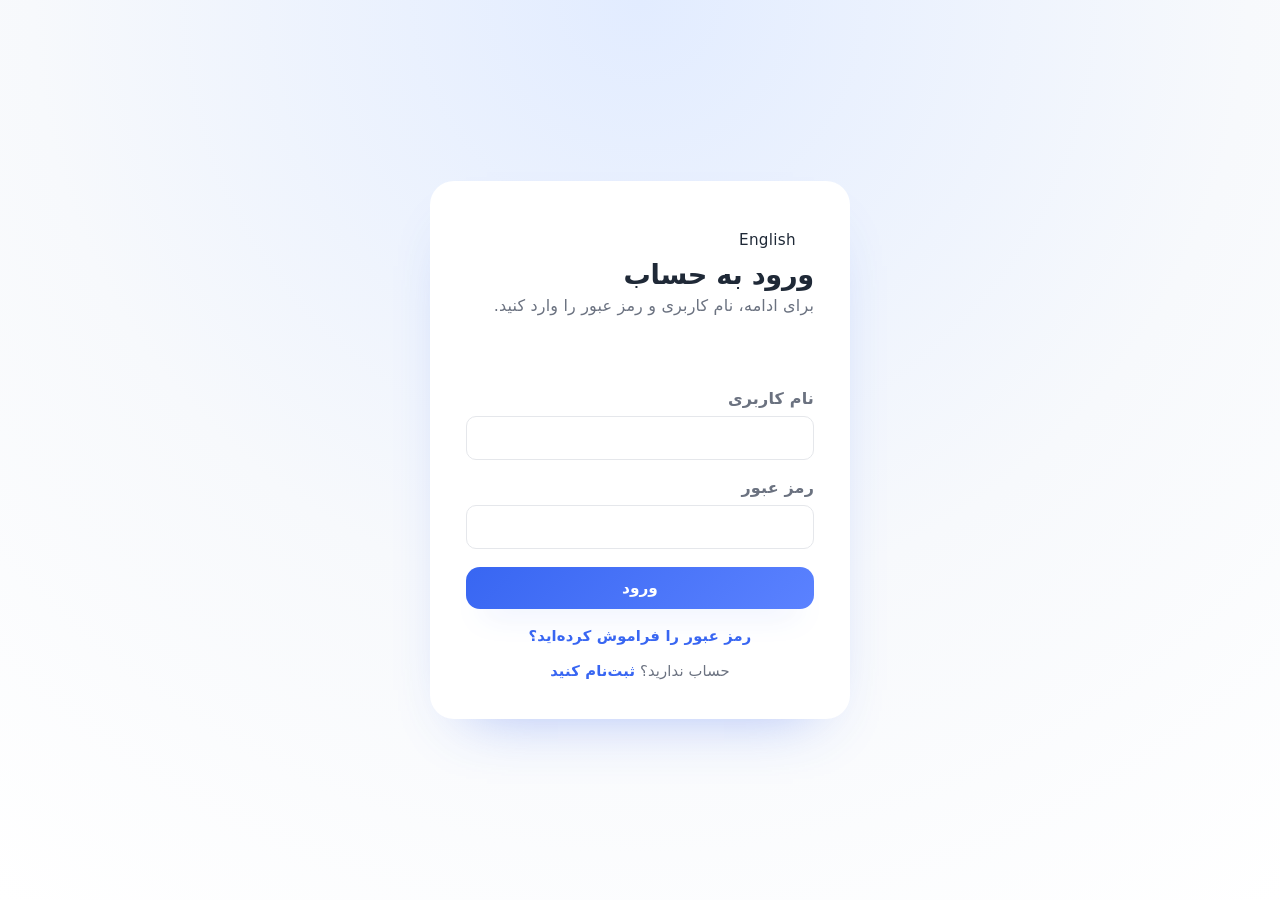
<file: static/subjects.html>
<!--
    static/subjects.html — صفحه‌ی مدیریت درس‌ها
    data-page="subjects" -> initSubjectsPage() در app.js: فرمِ ثبتِ درسِ
    جدید (handleSubjectForm) + جدولِ فهرستِ درس‌ها با قابلیتِ مرتب‌سازی
    (loadSubjects/sortSubjects/renderSubjects).
-->
<!DOCTYPE html>
<html lang="fa" dir="rtl">
<head>
    <meta charset="UTF-8">
    <meta name="viewport" content="width=device-width, initial-scale=1.0">
    <script>
        // چندزبانی (از 2026-09-09): اگر زبانِ ذخیره‌شده «en» باشد، جهتِ صفحه را
        // پیش از اولین رندر به LTR می‌گذاریم تا چیدمانِ فارسی یک لحظه «فلش» نزند.
        try {
            if (localStorage.getItem('ssp_lang') === 'en') {
                document.documentElement.lang = 'en';
                document.documentElement.dir = 'ltr';
            }
        } catch (e) { /* localStorage در دسترس نیست → همان پیش‌فرضِ فارسی */ }
    </script>
    <title>درس‌ها | برنامه‌ریز هوشمند مطالعه</title>
    <link rel="stylesheet" href="styles.css">
</head>
<body data-page="subjects">
    <div class="app-shell">
        <aside class="sidebar" id="sidebar">
            <div class="sidebar__brand">
                <div class="brand__logo">🎓</div>
                <div class="brand__info">
                    <h1>Study Planner</h1>
                    <span>برای دانشجویان هدفمند</span>
                </div>
            </div>
            <nav class="sidebar__nav">
                <a class="nav-link" href="index.html">
                    <span class="nav-icon">
                        <svg viewBox="0 0 24 24"><path d="M12 3L3 10h3v8h6V13h0v5h6v-8h3z"></path></svg>
                    </span>
                    <span>داشبورد</span>
                </a>
                <a class="nav-link is-active" href="subjects.html">
                    <span class="nav-icon">
                        <svg viewBox="0 0 24 24"><path d="M4 5h16v2H4zm0 6h16v2H4zm0 6h10v2H4z"></path></svg>
                    </span>
                    <span>درس‌ها</span>
                </a>
                <a class="nav-link" href="exams.html">
                    <span class="nav-icon">
                        <svg viewBox="0 0 24 24"><path d="M7 2h10l3 4v16H4V2h3zm0 2v2h10V4H7zm0 4v10h10V8H7z"></path></svg>
                    </span>
                    <span>امتحان‌ها</span>
                </a>
                <a class="nav-link" href="study_plan.html">
                    <span class="nav-icon">
                        <svg viewBox="0 0 24 24"><path d="M5 4h14v2H5zm0 7h14v2H5zm0 7h14v2H5z"></path></svg>
                    </span>
                    <span>برنامه مطالعه</span>
                </a>
                <a class="nav-link" href="study_log.html">
                    <span class="nav-icon">
                        <svg viewBox="0 0 24 24"><path d="M9 16.2 5.5 12.7l-1.4 1.4L9 19 20 8l-1.4-1.4z"></path></svg>
                    </span>
                    <span>ثبت مطالعه</span>
                </a>
            </nav>
            <div class="sidebar__footer">
                <div class="sidebar__status">
                    <div class="status-dot" id="statusDot"></div>
                    <span id="statusText">در حال بررسی...</span>
                </div>
                <button type="button" class="ghost-button lang-toggle" id="langToggle">English</button>
                <a class="ghost-button" href="login.html">حساب کاربری</a>
            </div>
        </aside>

        <main class="main-panel">
            <header class="topbar">
                <button class="ghost-button menu-button" id="sidebarToggle">
                    <svg viewBox="0 0 24 24"><path d="M4 6h16v2H4zm0 5h16v2H4zm0 5h16v2H4z"></path></svg>
                </button>
                <div class="topbar__title">
                    <h2>مدیریت درس‌ها</h2>
                    <p>درس‌های خود را تعریف و پیشرفت را کنترل کنید</p>
                </div>
                <div class="topbar__actions">
                    <div class="user-pill" id="userGreeting">دانشجو</div>
                    <button class="ghost-button" id="logoutButton">خروج</button>
                </div>
            </header>

            <div class="page-content">
                <div id="toast" class="toast" role="alert"></div>

                <!-- فرمِ افزودنِ درسِ جدید؛ submit آن در handleSubjectForm()
                     (app.js) گرفته و به POST /api/subjects/ فرستاده می‌شود.
                     فیلدِ «حجم کل ساعات» (total_hours) حذف شد: ساعت‌های مطالعه در این
                     سیستم در سطحِ امتحان (Exam.study_hours_remaining) دنبال می‌شوند و
                     فیلدِ محاسباتیِ total_hours در سریالایزر هم از همان‌جا مشتق می‌شود؛
                     ورودیِ دستیِ هم‌نام فقط داده‌ی گمراه‌کننده بود (رفعِ فیلد یتیم).
                     notes از این پس واقعاً در مدل ذخیره می‌شود. -->
                <section class="panel">
                    <header class="panel__header">
                        <h3>افزودن درس جدید</h3>
                    </header>
                    <form id="subjectForm" class="form-grid">
                        <div class="form-field">
                            <label for="subjectName">نام درس</label>
                            <input type="text" id="subjectName" name="name" placeholder="مثلاً پایگاه داده" required>
                        </div>
                        <div class="form-field">
                            <label for="subjectDifficulty">سختی (۱ تا ۵)</label>
                            <input type="number" id="subjectDifficulty" name="difficulty" min="1" max="5" value="3" required>
                        </div>
                        <div class="form-field">
                            <label for="subjectTarget">هدف نمره (اختیاری)</label>
                            <input type="number" id="subjectTarget" name="target_score" min="0" max="20" placeholder="مثلاً 18">
                        </div>
                        <div class="form-field form-field--full">
                            <label for="subjectNotes">یادداشت کوتاه</label>
                            <textarea id="subjectNotes" name="notes" rows="2" placeholder="ویژگی‌های مهم این درس"></textarea>
                        </div>
                        <div class="form-actions">
                            <button type="submit" class="primary-button">ثبت درس</button>
                            <button type="reset" class="ghost-button">پاک‌سازی</button>
                        </div>
                    </form>
                </section>

                <!-- فهرستِ درس‌ها؛ subjectsTableBody با renderSubjects() (app.js)
                     پر می‌شود. تغییرِ select زیر، loadSubjects() را با کلیدِ
                     مرتب‌سازیِ جدید دوباره صدا می‌زند (مرتب‌سازی سمتِ کلاینت است) -->
                <section class="panel">
                    <header class="panel__header">
                        <h3>فهرست درس‌ها</h3>
                        <div class="panel__filter">
                            <label>
                                <span>مرتب‌سازی بر اساس:</span>
                                <select id="subjectSort">
                                    <option value="name">حروف الفبا</option>
                                    <option value="difficulty">سختی</option>
                                    <option value="progress">پیشرفت</option>
                                </select>
                            </label>
                        </div>
                    </header>
                    <div class="table-wrapper">
                        <table class="data-table">
                            <thead>
                                <tr>
                                    <th>نام درس</th>
                                    <th>سختی</th>
                                    <th>پیشرفت</th>
                                    <th>هدف</th>
                                    <th>ساعت باقی‌مانده</th>
                                </tr>
                            </thead>
                            <tbody id="subjectsTableBody">
                                <tr>
                                    <td colspan="5" class="empty-state">درسی هنوز ثبت نشده است.</td>
                                </tr>
                            </tbody>
                        </table>
                    </div>
                </section>
            </div>
        </main>
    </div>
    <div class="backdrop" id="backdrop"></div>
    <script src="i18n.js" defer></script>
    <script src="app.js" defer></script>
</body>
</html>
</file>
<file: static/styles.css>
/* ==========================================================================
   static/styles.css
   --------------------------------------------------------------------------
   استایل کلیِ کل رابط کاربری، نوشته‌شده به‌صورت دستی (بدون Bootstrap/Tailwind).
   از CSS Custom Properties (متغیرها، بخش :root پایین) برای رنگ/فاصله/شعاعِ
   یکپارچه در کل پروژه استفاده شده تا تغییرِ ظاهر کل سایت با ویرایشِ چند
   متغیر ممکن باشد، نه گشتن در تک‌تکِ کلاس‌ها.

   ترتیب بخش‌ها: متغیرها و ریست پایه -> سایدبار -> نوار بالا (Topbar) ->
   کارت‌های آماری -> پنل‌های عمومی -> پیشرفت/تقویم/هشدار/نمودار ->
   فرم‌ها -> جدول‌ها -> برنامه‌ی مطالعه -> صفحات ورود/ثبت‌نام ->
   واکنش‌گراییِ موبایل (Media Query) -> انیمیشن‌ها.
   ========================================================================== */

/* متغیرهای سراسری رنگ/فاصله/شعاعِ گردی/سایه که در کل فایل استفاده می‌شوند */
:root {
    --bg: #f4f6fb;
    --surface: #ffffff;
    --surface-alt: #fdfdff;
    --primary: #3866f2;
    --primary-light: #5b82ff;
    --accent: #f97316;
    --success: #22c55e;
    --warning: #facc15;
    --danger: #ef4444;
    --text: #1f2937;
    --text-light: #6b7280;
    --border: #e5e7eb;
    --shadow: 0 20px 40px -24px rgba(38, 51, 88, 0.35);
    --radius-lg: 24px;
    --radius-md: 16px;
    --radius-sm: 10px;
    --transition: 0.24s ease;
    font-size: 16px;
}

/* ریستِ استاندارد باکس‌مدل: عرض/ارتفاع شامل padding/border هم بشود */
*,
*::before,
*::after {
    box-sizing: border-box;
}

body {
    margin: 0;
    font-family: "IRANSans", "Tahoma", "Vazir", system-ui, -apple-system, BlinkMacSystemFont, "Segoe UI", sans-serif;
    background: linear-gradient(180deg, #eef1ff 0%, #f9fafc 60%);
    color: var(--text);
    letter-spacing: 0.01em;
}

a {
    color: inherit;
    text-decoration: none;
}

button {
    font-family: inherit;
    border: none;
    cursor: pointer;
    transition: transform var(--transition), box-shadow var(--transition), background-color var(--transition);
}

/* --------------------------------------------------------------------
   چیدمانِ کلیِ صفحه: یک Grid دوستونه (سایدبار ثابت + محتوای اصلی)
   -------------------------------------------------------------------- */

.app-shell {
    display: grid;
    grid-template-columns: 280px 1fr;
    min-height: 100vh;
}

/* --------------------------------------------------------------------
   سایدبار (نوار کنارِ راستِ صفحه، شامل لوگو/ناوبری/وضعیتِ اتصال)
   -------------------------------------------------------------------- */

.sidebar {
    background: linear-gradient(180deg, #1f3a8a 0%, #1d4ed8 100%);
    color: #f8fafc;
    padding: 32px 24px;
    display: flex;
    flex-direction: column;
    gap: 32px;
    position: relative;
    z-index: 20;
    transition: transform var(--transition);
    box-shadow: 12px 0 32px -24px rgba(2, 24, 48, 0.6);
}

.sidebar__brand {
    display: flex;
    align-items: center;
    gap: 16px;
    padding-bottom: 8px;
    border-bottom: 1px solid rgba(255, 255, 255, 0.16);
}

.brand__logo {
    width: 56px;
    height: 56px;
    border-radius: 19px;
    background: rgba(255, 255, 255, 0.12);
    display: grid;
    place-items: center;
    font-size: 28px;
    box-shadow: inset 0 0 0 1px rgba(255, 255, 255, 0.08);
}

.brand__info h1 {
    font-size: 1.2rem;
    margin: 0;
}

.brand__info span {
    font-size: 0.92rem;
    opacity: 0.8;
}

.sidebar__nav {
    display: flex;
    flex-direction: column;
    gap: 8px;
}

.nav-link {
    display: flex;
    align-items: center;
    gap: 14px;
    padding: 14px 16px;
    border-radius: var(--radius-sm);
    color: #e0e7ff;
    font-weight: 500;
    transition: background-color var(--transition), transform var(--transition);
}

.nav-link .nav-icon {
    width: 24px;
    height: 24px;
    display: grid;
    place-items: center;
}

.nav-link svg {
    width: 20px;
    height: 20px;
    fill: currentColor;
}

.nav-link:hover {
    background: rgba(255, 255, 255, 0.12);
    transform: translateX(-4px);
}

.nav-link.is-active {
    background: rgba(255, 255, 255, 0.18);
    color: #ffffff;
    box-shadow: inset 0 0 0 1px rgba(255, 255, 255, 0.12);
}

.sidebar__footer {
    margin-top: auto;
    display: grid;
    gap: 16px;
}

.sidebar__status {
    display: flex;
    align-items: center;
    gap: 10px;
    opacity: 0.86;
}

/* نقطه‌ی رنگیِ کوچکِ نشان‌دهنده‌ی وضعیتِ اتصال (سبز=آنلاین، زرد=در حال پردازش)؛
   رنگش با جاوااسکریپت (updateStatusIndicator در app.js) تغییر می‌کند. */
.status-dot {
    width: 8px;
    height: 8px;
    border-radius: 50%;
    background: var(--warning);
    box-shadow: 0 0 0 6px rgba(250, 204, 21, 0.2);
    transition: background-color var(--transition), box-shadow var(--transition);
}

.ghost-button {
    background: rgba(255, 255, 255, 0.12);
    color: inherit;
    border-radius: var(--radius-sm);
    padding: 10px 18px;
    font-size: 0.95rem;
    letter-spacing: 0.02em;
}

.ghost-button:hover {
    background: rgba(255, 255, 255, 0.2);
}

/* --------------------------------------------------------------------
   ستونِ اصلیِ محتوا (کنارِ سایدبار)
   -------------------------------------------------------------------- */

.main-panel {
    background: transparent;
    display: flex;
    flex-direction: column;
    position: relative;
}

/* نوار بالای صفحه (عنوان صفحه + دکمه‌ی خروج). position: sticky یعنی موقع
   اسکرول همیشه بالای صفحه بماند؛ background/box-shadow هم برای این گذاشته
   شده که محتوای زیرش موقع اسکرول از پشتش دیده نشود (رفعِ باگِ گذشته). */
.topbar {
    display: flex;
    align-items: center;
    justify-content: space-between;
    padding: 28px 40px 12px;
    position: sticky;
    top: 0;
    z-index: 10;
    background: #f9fafc;
    box-shadow: 0 12px 24px -18px rgba(38, 51, 88, 0.25);
}

/* دکمه‌ی همبرگریِ باز/بسته‌کردنِ سایدبار در حالتِ موبایل؛ به‌صورت پیش‌فرض
   مخفی است و فقط در Media Query پایینِ فایل (زیر ۱۱۰۰px) نمایان می‌شود */
.menu-button {
    display: none;
    width: 44px;
    height: 44px;
    border-radius: 14px;
    background: var(--surface);
    box-shadow: var(--shadow);
}

.menu-button svg {
    width: 24px;
    height: 24px;
    fill: var(--text);
}

.topbar__title h2 {
    margin: 0;
    font-size: 1.6rem;
    letter-spacing: -0.01em;
}

.topbar__title p {
    margin: 4px 0 0;
    color: var(--text-light);
    font-size: 0.94rem;
}

.topbar__actions {
    display: flex;
    align-items: center;
    gap: 12px;
}

.user-pill {
    background: var(--surface);
    border-radius: 999px;
    padding: 8px 18px;
    font-weight: 600;
    box-shadow: 0 12px 24px -20px rgba(30, 64, 175, 0.6);
}

.page-content {
    padding: 0 40px 40px;
    display: grid;
    gap: 28px;
}

/* پیامِ کوچکِ موقتِ بالای صفحه (Toast) برای موفقیت/خطا؛ پیش‌فرض نامرئی
   (opacity: 0) است و با کلاسِ is-visible (که app.js اضافه می‌کند) ظاهر می‌شود */
.toast {
    position: relative;
    padding: 12px 16px;
    border-radius: var(--radius-sm);
    font-size: 0.92rem;
    background: rgba(56, 102, 242, 0.12);
    border: 1px solid rgba(56, 102, 242, 0.2);
    color: #1d4ed8;
    box-shadow: 0 10px 24px -22px rgba(56, 102, 242, 0.8);
    opacity: 0;
    transform: translateY(-6px);
    transition: opacity var(--transition), transform var(--transition);
}

.toast.is-visible {
    opacity: 1;
    transform: translateY(0);
}

/* --------------------------------------------------------------------
   کارت‌های آماریِ بالای داشبورد (تعداد درس، تعداد امتحان، میانگین پیشرفت،
   هشدارهای فوری)
   -------------------------------------------------------------------- */

.metrics-grid {
    display: grid;
    gap: 20px;
    grid-template-columns: repeat(auto-fit, minmax(220px, 1fr));
}

.metric-card {
    background: var(--surface);
    border-radius: var(--radius-lg);
    padding: 22px;
    display: grid;
    gap: 16px;
    position: relative;
    overflow: hidden;
    box-shadow: var(--shadow);
    transition: transform var(--transition);
}

.metric-card:hover {
    transform: translateY(-6px);
}

.metric-card header {
    display: flex;
    align-items: center;
    justify-content: space-between;
    color: var(--text-light);
}

.metric-card strong {
    font-size: 2.2rem;
    font-weight: 700;
    letter-spacing: -0.03em;
}

.metric-icon {
    display: inline-flex;
    align-items: center;
    justify-content: center;
    width: 48px;
    height: 48px;
    border-radius: 18px;
    font-size: 1.6rem;
    color: #fff;
}

/* رنگ‌های مختلفِ آیکونِ هر کارتِ آماری */
.metric-icon--primary { background: var(--primary); }
.metric-icon--purple { background: #7c3aed; }
.metric-icon--green { background: var(--success); }
.metric-icon--orange { background: var(--accent); }

/* --------------------------------------------------------------------
   پنل‌های عمومی (باکس‌های سفیدِ گردِ سایه‌دار که در همه‌ی صفحات تکرار می‌شوند)
   -------------------------------------------------------------------- */

.grid-two {
    display: grid;
    gap: 24px;
    grid-template-columns: repeat(auto-fit, minmax(320px, 1fr));
}

.panel {
    background: var(--surface-alt);
    border-radius: var(--radius-lg);
    box-shadow: var(--shadow);
    padding: 24px;
    display: flex;
    flex-direction: column;
    gap: 20px;
    animation: fadeUp 0.5s ease;
}

.panel__header {
    display: flex;
    flex-wrap: wrap;
    gap: 16px;
    align-items: center;
    justify-content: space-between;
}

.panel__header h3 {
    margin: 0;
    font-size: 1.2rem;
}

/* زیرنویسِ کوچکِ اختیاریِ زیرِ عنوانِ پنل؛ flex-basis: 100% باعث می‌شود
   همیشه در یک خطِ جدا (زیرِ h3) قرار بگیرد، نه کنارش */
.panel__hint {
    margin: 0;
    font-size: 0.85rem;
    color: var(--text-light);
    flex-basis: 100%;
}

.panel__content {
    display: grid;
    gap: 16px;
}

/* --------------------------------------------------------------------
   پنلِ «پیشرفت درس‌ها» (داشبورد)
   -------------------------------------------------------------------- */

.progress-list {
    display: grid;
    gap: 16px;
}

.progress-row {
    display: grid;
    gap: 6px;
}

.progress-row h4 {
    margin: 0;
    font-size: 1rem;
}

.progress-meta {
    display: flex;
    justify-content: space-between;
    color: var(--text-light);
    font-size: 0.86rem;
}

.progress-bar {
    position: relative;
    height: 10px;
    border-radius: 999px;
    background: rgba(56, 102, 242, 0.2);
}

/* نوارِ داخلیِ رنگی؛ عرضش با style="width: X%" مستقیماً از جاوااسکریپت تنظیم می‌شود */
.progress-bar span {
    position: absolute;
    inset: 0;
    border-radius: inherit;
    background: linear-gradient(90deg, var(--primary), var(--primary-light));
    transition: width 0.32s ease;
}

.tag-list {
    display: flex;
    flex-wrap: wrap;
    gap: 10px;
}

.tag {
    background: rgba(56, 102, 242, 0.12);
    color: var(--primary);
    border-radius: 999px;
    padding: 6px 12px;
    font-weight: 600;
    font-size: 0.85rem;
}

/* --------------------------------------------------------------------
   پنلِ «تقویم مطالعه» (فهرستِ امتحان‌های پیشِ‌رو در داشبورد)
   -------------------------------------------------------------------- */

.timeline {
    display: grid;
    gap: 18px;
}

.timeline-item {
    display: grid;
    gap: 6px;
    padding: 14px 18px;
    background: rgba(56, 102, 242, 0.08);
    border-radius: var(--radius-sm);
    border: 1px solid rgba(56, 102, 242, 0.18);
}

.timeline-item strong {
    font-size: 1rem;
}

.timeline-item span {
    color: var(--text-light);
    font-size: 0.9rem;
}

/* --------------------------------------------------------------------
   پنلِ «هشدارها و یادآوری‌ها» (سه نوعِ رنگی: قرمز فوری، زرد هشدار، آبی یادآوری)
   -------------------------------------------------------------------- */

.alerts-list {
    display: grid;
    gap: 12px;
}

.alert {
    padding: 12px 18px;
    border-radius: var(--radius-sm);
    font-size: 0.94rem;
    display: flex;
    justify-content: space-between;
    align-items: center;
    gap: 12px;
}

.alert--danger {
    background: rgba(239, 68, 68, 0.1);
    border: 1px solid rgba(239, 68, 68, 0.24);
    color: #b91c1c;
}

.alert--warning {
    background: rgba(250, 204, 21, 0.1);
    border: 1px solid rgba(250, 204, 21, 0.24);
    color: #854d0e;
}

.alert--info {
    background: rgba(56, 102, 242, 0.08);
    border: 1px solid rgba(56, 102, 242, 0.2);
    color: var(--primary);
}

/* --------------------------------------------------------------------
   پنلِ «تقسیم‌زمان پیشنهادی» (نمودار میله‌ایِ ساده با CSS خالص، بدون
   کتابخانه‌ی نموداری مثل Chart.js)
   -------------------------------------------------------------------- */

.mini-chart {
    display: flex;
    align-items: flex-end;
    gap: 14px;
    height: 200px;
}

/* هر میله با flex: 1 عرضِ مساوی می‌گیرد؛ ارتفاعش (درصدِ نسبی) از جاوااسکریپت
   با style="height: X%" تنظیم می‌شود */
.mini-bar {
    flex: 1;
    border-radius: var(--radius-sm);
    background: linear-gradient(180deg, rgba(56, 102, 242, 0.8), rgba(56, 102, 242, 0.45));
    position: relative;
    display: flex;
    align-items: flex-end;
    justify-content: center;
    padding-bottom: 12px;
    color: #fff;
    font-size: 0.85rem;
    box-shadow: 0 16px 28px -24px rgba(17, 24, 39, 0.6);
}

/* برچسبِ نامِ درس داخلِ هر میله، برای جاگرفتن در عرضِ باریکِ میله ۹۰ درجه می‌چرخد */
.mini-bar span {
    transform: rotate(-90deg);
    display: inline-block;
}

/* --------------------------------------------------------------------
   فرم‌ها (استفاده‌شده در صفحات درس‌ها، امتحان‌ها، ثبت مطالعه، برنامه‌ی مطالعه)
   -------------------------------------------------------------------- */

.form-grid {
    display: grid;
    gap: 18px;
    grid-template-columns: repeat(auto-fit, minmax(220px, 1fr));
}

.form-field {
    display: grid;
    gap: 8px;
}

/* فیلدی که باید کل عرضِ گرید را بگیرد (مثل textarea یادداشت) */
.form-field--full {
    grid-column: 1 / -1;
}

.form-field label {
    font-weight: 600;
    color: var(--text-light);
}

input,
select,
textarea {
    border: 1px solid var(--border);
    background: rgba(255, 255, 255, 0.9);
    border-radius: var(--radius-sm);
    padding: 12px 14px;
    font-size: 0.96rem;
    transition: border-color var(--transition), box-shadow var(--transition), transform var(--transition);
}

input:focus,
select:focus,
textarea:focus {
    outline: none;
    border-color: rgba(56, 102, 242, 0.5);
    box-shadow: 0 0 0 4px rgba(56, 102, 242, 0.12);
}

textarea {
    resize: vertical;
    min-height: 80px;
}

.form-actions {
    display: flex;
    align-items: center;
    gap: 12px;
    grid-column: 1 / -1;
}

.primary-button {
    background: linear-gradient(135deg, var(--primary), var(--primary-light));
    color: #fff;
    border-radius: var(--radius-sm);
    padding: 12px 20px;
    font-size: 0.96rem;
    font-weight: 600;
    box-shadow: 0 18px 30px -20px rgba(56, 102, 242, 0.9);
}

.primary-button:hover {
    transform: translateY(-2px);
    box-shadow: 0 26px 36px -18px rgba(56, 102, 242, 0.75);
}

.ghost-button--sm {
    padding: 8px 12px;
    font-size: 0.85rem;
}

/* --------------------------------------------------------------------
   دکمه‌های عملیات روی سطحِ سفید (ویرایش / حذف / انصراف از ویرایش)
   نکته: .ghost-button برای سایدبارِ تیره طراحی شده (سفیدِ نیمه‌شفاف روی
   آبی) و روی پنل‌های سفیدِ محتوا تقریباً نامرئی است؛ بنابراین:
   ۱) قانونِ «.panel .ghost-button» نسخه‌ی سطحِ روشن را برای دکمه‌های
      ghostِ داخلِ پنل‌ها می‌سازد (پاک‌سازی / به‌روزرسانی)؛ دکمه‌های
      toggle که طراحیِ خاصِ خودشان را دارند مستثنی‌اند.
   ۲) دکمه‌های عملیاتِ جدول/فرم کلاس‌های اختصاصیِ قرصیِ زیر را می‌گیرند؛
      آیکون‌های SVG با CSS mask رندر می‌شوند تا رنگشان با currentColor
      (رنگِ متنِ دکمه) هماهنگ بماند و روی hover هم تغییر کند.
   -------------------------------------------------------------------- */

.panel .ghost-button:not(.toggle-button) {
    background: var(--surface);
    color: var(--text);
    border: 1px solid var(--border);
    box-shadow: 0 8px 18px -14px rgba(38, 51, 88, 0.35);
}

.panel .ghost-button:not(.toggle-button):hover {
    background: rgba(56, 102, 242, 0.06);
    border-color: rgba(56, 102, 242, 0.35);
    color: var(--primary);
    transform: translateY(-1px);
}

.panel .ghost-button:not(.toggle-button):active {
    transform: translateY(0);
}

.panel .ghost-button:not(.toggle-button):focus-visible {
    outline: 2px solid var(--primary);
    outline-offset: 2px;
}

/* دکمه‌ی «ویرایش» در ردیف‌های جدولِ امتحان‌ها */
.btn-edit {
    display: inline-flex;
    align-items: center;
    gap: 6px;
    background: rgba(56, 102, 242, 0.08);
    color: var(--primary);
    border: 1px solid rgba(56, 102, 242, 0.28);
    border-radius: 999px;
    padding: 6px 14px;
    font-size: 0.85rem;
    font-weight: 600;
}

.btn-edit::before {
    content: '';
    width: 13px;
    height: 13px;
    flex-shrink: 0;
    background-color: currentColor;
    -webkit-mask: url("data:image/svg+xml,%3Csvg xmlns='http://www.w3.org/2000/svg' viewBox='0 0 24 24' fill='none' stroke='%23ffffff' stroke-width='2.4' stroke-linecap='round' stroke-linejoin='round'%3E%3Cpath d='M17 3a2.85 2.83 0 1 1 4 4L7.5 20.5 2 22l1.5-5.5Z'/%3E%3C/svg%3E") center / contain no-repeat;
    mask: url("data:image/svg+xml,%3Csvg xmlns='http://www.w3.org/2000/svg' viewBox='0 0 24 24' fill='none' stroke='%23ffffff' stroke-width='2.4' stroke-linecap='round' stroke-linejoin='round'%3E%3Cpath d='M17 3a2.85 2.83 0 1 1 4 4L7.5 20.5 2 22l1.5-5.5Z'/%3E%3C/svg%3E") center / contain no-repeat;
}

.btn-edit:hover {
    background: rgba(56, 102, 242, 0.14);
    border-color: rgba(56, 102, 242, 0.5);
    transform: translateY(-1px);
    box-shadow: 0 10px 20px -12px rgba(56, 102, 242, 0.55);
}

.btn-edit:active {
    transform: translateY(0);
}

.btn-edit:focus-visible {
    outline: 2px solid var(--primary);
    outline-offset: 2px;
}

/* دکمه‌ی «انصراف از ویرایش» در فرمِ امتحان */
.btn-cancel-edit {
    display: inline-flex;
    align-items: center;
    gap: 6px;
    background: rgba(239, 68, 68, 0.06);
    color: var(--danger);
    border: 1px solid rgba(239, 68, 68, 0.3);
    border-radius: 999px;
    padding: 11px 20px;
    font-size: 0.95rem;
    font-weight: 600;
}

.btn-cancel-edit::before {
    content: '';
    width: 13px;
    height: 13px;
    flex-shrink: 0;
    background-color: currentColor;
    -webkit-mask: url("data:image/svg+xml,%3Csvg xmlns='http://www.w3.org/2000/svg' viewBox='0 0 24 24' fill='none' stroke='%23ffffff' stroke-width='2.6' stroke-linecap='round'%3E%3Cpath d='M18 6 6 18M6 6l12 12'/%3E%3C/svg%3E") center / contain no-repeat;
    mask: url("data:image/svg+xml,%3Csvg xmlns='http://www.w3.org/2000/svg' viewBox='0 0 24 24' fill='none' stroke='%23ffffff' stroke-width='2.6' stroke-linecap='round'%3E%3Cpath d='M18 6 6 18M6 6l12 12'/%3E%3C/svg%3E") center / contain no-repeat;
}

.btn-cancel-edit:hover {
    background: rgba(239, 68, 68, 0.12);
    border-color: rgba(239, 68, 68, 0.55);
    transform: translateY(-1px);
    box-shadow: 0 12px 22px -14px rgba(239, 68, 68, 0.6);
}

.btn-cancel-edit:active {
    transform: translateY(0);
}

.btn-cancel-edit:focus-visible {
    outline: 2px solid var(--danger);
    outline-offset: 2px;
}

/* دکمه‌ی «حذف» در جدولِ گزارش‌های مطالعه — هم‌خانواده‌ی دکمه‌ی ویرایش */
.btn-danger-sm {
    display: inline-flex;
    align-items: center;
    gap: 6px;
    background: rgba(239, 68, 68, 0.06);
    color: var(--danger);
    border: 1px solid rgba(239, 68, 68, 0.3);
    border-radius: 999px;
    padding: 6px 14px;
    font-size: 0.85rem;
    font-weight: 600;
}

.btn-danger-sm::before {
    content: '';
    width: 13px;
    height: 13px;
    flex-shrink: 0;
    background-color: currentColor;
    -webkit-mask: url("data:image/svg+xml,%3Csvg xmlns='http://www.w3.org/2000/svg' viewBox='0 0 24 24' fill='none' stroke='%23ffffff' stroke-width='2.2' stroke-linecap='round' stroke-linejoin='round'%3E%3Cpath d='M3 6h18M6 6v14a2 2 0 0 0 2 2h8a2 2 0 0 0 2-2V6M9 6V4a1 1 0 0 1 1-1h4a1 1 0 0 1 1 1v2M10 11v6M14 11v6'/%3E%3C/svg%3E") center / contain no-repeat;
    mask: url("data:image/svg+xml,%3Csvg xmlns='http://www.w3.org/2000/svg' viewBox='0 0 24 24' fill='none' stroke='%23ffffff' stroke-width='2.2' stroke-linecap='round' stroke-linejoin='round'%3E%3Cpath d='M3 6h18M6 6v14a2 2 0 0 0 2 2h8a2 2 0 0 0 2-2V6M9 6V4a1 1 0 0 1 1-1h4a1 1 0 0 1 1 1v2M10 11v6M14 11v6'/%3E%3C/svg%3E") center / contain no-repeat;
}

.btn-danger-sm:hover {
    background: rgba(239, 68, 68, 0.12);
    border-color: rgba(239, 68, 68, 0.55);
    transform: translateY(-1px);
    box-shadow: 0 10px 20px -12px rgba(239, 68, 68, 0.55);
}

.btn-danger-sm:active {
    transform: translateY(0);
}

.btn-danger-sm:focus-visible {
    outline: 2px solid var(--danger);
    outline-offset: 2px;
}

/* ترنزیشنِ کامل (شاملِ border-color و color) برای دکمه‌های این بخش —
   قانونِ پایه‌ی button فقط transform/box-shadow/background را می‌پوشید */
.btn-edit,
.btn-cancel-edit,
.btn-danger-sm {
    transition: transform var(--transition), box-shadow var(--transition),
        background-color var(--transition), border-color var(--transition),
        color var(--transition);
}

/* --------------------------------------------------------------------
   جدول‌ها (فهرستِ درس‌ها، امتحان‌ها، گزارش‌های مطالعه)
   -------------------------------------------------------------------- */

.table-wrapper {
    border-radius: 18px;
    overflow: hidden;
    border: 1px solid rgba(15, 23, 42, 0.08);
}

.data-table {
    width: 100%;
    border-collapse: collapse;
    background: var(--surface);
}

.data-table thead {
    background: rgba(56, 102, 242, 0.06);
    color: var(--text-light);
}

.data-table th,
.data-table td {
    padding: 12px 16px;
    font-size: 0.95rem;
    text-align: right;
    border-bottom: 1px solid rgba(15, 23, 42, 0.06);
}

.data-table tr:last-child td {
    border-bottom: none;
}

.data-table tbody tr:hover {
    background: rgba(56, 102, 242, 0.04);
}

/* پیامِ عمومیِ «داده‌ای نیست»؛ در همه‌ی جدول‌ها/لیست‌های خالی استفاده می‌شود */
.empty-state {
    text-align: center;
    color: var(--text-light);
    padding: 24px;
}

/* متنِ کم‌رنگِ کمکی داخل جدول‌ها (زیرنویسِ تاریخِ امتحان در exams.html و
   یادداشتِ درس در subjects.html). این کلاس قبلاً در app.js استفاده می‌شد ولی
   در CSS تعریف نشده بود (کلاسِ بی‌اثر — رفع شد). */
.text-muted {
    color: var(--text-light);
    font-size: 0.82rem;
}

/* --------------------------------------------------------------------
   دکمه‌های تغییرِ بازه (روزانه/هفتگی) در صفحه‌ی برنامه‌ی مطالعه
   -------------------------------------------------------------------- */

.toggle-group {
    display: inline-flex;
    background: rgba(56, 102, 242, 0.08);
    border-radius: 999px;
    padding: 4px;
}

.toggle-button {
    border-radius: 999px;
    padding: 8px 18px;
    font-weight: 600;
    color: var(--text-light);
    transition: background-color var(--transition), color var(--transition);
}

.toggle-button.is-active {
    background: #fff;
    color: var(--primary);
    box-shadow: 0 12px 22px -12px rgba(56, 102, 242, 0.6);
}

.study-summary {
    display: grid;
    grid-template-columns: repeat(auto-fit, minmax(180px, 1fr));
    gap: 18px;
}

.summary-item {
    background: rgba(56, 102, 242, 0.08);
    border-radius: var(--radius-md);
    padding: 16px;
    display: grid;
    gap: 4px;
}

.summary-label {
    color: var(--text-light);
    font-size: 0.88rem;
}

/* --------------------------------------------------------------------
   بلوک‌های «برنامه‌ی مطالعه» (هرکدام یک روز یا یک بازه‌ی ادغام‌شده از چند روز)
   -------------------------------------------------------------------- */

.plan-list {
    display: grid;
    gap: 16px;
}

.plan-block {
    background: rgba(255, 255, 255, 0.92);
    border-radius: var(--radius-md);
    padding: 16px;
    border: 1px solid rgba(56, 102, 242, 0.16);
    display: grid;
    gap: 10px;
}

.plan-header {
    display: flex;
    justify-content: space-between;
    align-items: baseline;
    gap: 12px;
}

.plan-hours {
    color: var(--primary);
    font-weight: 600;
}

/* برچسبِ کوچکِ «N روز» که فقط وقتی چند روزِ پشت‌سرهم یک برنامه‌ی یکسان
   دارند و در یک بلوک ادغام شده‌اند، نمایش داده می‌شود */
.plan-days-chip {
    display: inline-block;
    margin-inline-start: 8px;
    padding: 2px 10px;
    border-radius: 999px;
    background: rgba(56, 102, 242, 0.1);
    color: var(--primary);
    font-size: 0.72rem;
    font-weight: 600;
    vertical-align: middle;
}

.plan-tasks {
    display: grid;
    gap: 6px;
}

.plan-task {
    display: flex;
    justify-content: space-between;
    font-size: 0.92rem;
    color: var(--text-light);
}

.plan-task strong {
    color: var(--text);
}

/* --------------------------------------------------------------------
   صفحاتِ ورود و ثبت‌نام (auth-page کلِ صفحه را وسط‌چین می‌کند)
   -------------------------------------------------------------------- */

.auth-page {
    min-height: 100vh;
    display: grid;
    place-items: center;
    background: radial-gradient(circle at top, #e2ecff 0%, #f7f9fc 55%, #ffffff 100%);
    padding: 24px;
}

.auth-card {
    width: min(420px, 100%);
    background: var(--surface);
    border-radius: var(--radius-lg);
    padding: 40px 36px;
    box-shadow: 0 28px 60px -36px rgba(51, 97, 239, 0.45);
    display: grid;
    gap: 24px;
    animation: fadeUp 0.6s ease;
}

.auth-header h1 {
    margin: 0;
    font-size: 1.7rem;
    letter-spacing: -0.01em;
}

.auth-header p {
    margin: 6px 0 0;
    color: var(--text-light);
}

.auth-form {
    display: grid;
    gap: 18px;
}

.auth-button {
    width: 100%;
    justify-self: stretch;
    border-radius: 14px;
    padding: 12px 0;
}

.auth-switch {
    text-align: center;
    font-size: 0.92rem;
    color: var(--text-light);
    margin: 0;
}

.auth-switch a {
    color: var(--primary);
    font-weight: 600;
}

/* پس‌زمینه‌ی تیره‌ی پشتِ سایدبارِ بازشده در حالت موبایل؛ کلیک روی آن سایدبار را می‌بندد */
.backdrop {
    display: none;
    position: fixed;
    inset: 0;
    background: rgba(15, 23, 42, 0.4);
    z-index: 10;
}

body.sidebar-open .backdrop {
    display: block;
}

/* ==========================================================================
   واکنش‌گراییِ موبایل/تبلت (Media Queries)
   ========================================================================== */

/* زیرِ ۱۱۰۰ پیکسل: سایدبار از حالتِ ستونِ ثابتِ Grid خارج می‌شود و تبدیل
   می‌شود به یک پنلِ شناور (position: fixed) که با دکمه‌ی همبرگری از
   لبه‌ی راستِ صفحه باز/بسته می‌شود (inset: 0 0 0 auto یعنی چسبیده به راست،
   چون صفحه راست‌چین/RTL است). */
@media (max-width: 1100px) {
    .app-shell {
        grid-template-columns: 1fr;
    }

    .sidebar {
        position: fixed;
        inset: 0 0 0 auto;
        transform: translateX(100%);
        max-width: 260px;
        height: 100vh;
        padding-top: 48px;
    }

    body.sidebar-open .sidebar {
        transform: translateX(0);
    }

    .main-panel {
        margin-right: 0;
    }

    .topbar {
        padding: 24px 24px 12px;
    }

    .menu-button {
        display: inline-flex;
        align-items: center;
        justify-content: center;
    }

    .page-content {
        padding: 0 24px 32px;
    }
}

/* زیرِ ۶۴۰ پیکسل (موبایلِ کوچک): گریدهای دوستونه به یک/دوستونه‌ی فشرده‌تر تغییر می‌کنند */
@media (max-width: 640px) {
    .metrics-grid {
        grid-template-columns: 1fr 1fr;
    }

    .grid-two {
        grid-template-columns: 1fr;
    }

    .form-actions {
        flex-direction: column;
        align-items: stretch;
    }

    .form-actions button {
        width: 100%;
    }

    .summary-item {
        text-align: center;
    }
}

/* انیمیشنِ ورودِ ملایمِ پنل‌ها هنگام بارگذاریِ صفحه (کمی بالاتر شروع و محو، بعد سرِجایش می‌رود) */
@keyframes fadeUp {
    from {
        opacity: 0;
        transform: translateY(18px);
    }
    to {
        opacity: 1;
        transform: translateY(0);
    }
}


/* ==========================================================================
   پنجره‌ی (مودالِ) تغییرِ رمزِ عبور — از 2026-09-10
   --------------------------------------------------------------------------
   ساختِ DOM این پنجره با app.js انجام می‌شود (buildChangePasswordModal)؛
   این‌جا فقط استایل است. پس‌زمینه‌ی نیمه‌شفافِ صفحه، کلیک‌های بیرون را می‌گیرد
   (بستن با کلیک روی پس‌زمینه یا Escape) و خودِ پنجره از کلاس‌هایِ موجودِ
   فرم (form-field) و دکمه (primary-button/ghost-button) استفاده می‌کند.
   ========================================================================== */

.pw-modal-overlay {
    position: fixed;
    inset: 0;
    z-index: 1200;
    background: rgba(15, 23, 42, 0.55);
    display: flex;
    align-items: center;
    justify-content: center;
    padding: 20px;
}

/* [hidden] باید display:none بماند — کلاسِ flex بالادست، استایلِ پیش‌فرضِ
   مرورگر برای hidden را باطل می‌کند و بدونِ این قاعده پنجره دیده می‌شد. */
.pw-modal-overlay[hidden] {
    display: none;
}

.pw-modal {
    background: var(--surface);
    border: 1px solid var(--border);
    border-radius: var(--radius-lg);
    box-shadow: var(--shadow);
    width: min(440px, 100%);
    padding: 28px;
    animation: fadeUp 0.3s ease both;
}

.pw-modal h3 {
    margin: 0 0 18px;
    font-size: 1.25rem;
    color: var(--text);
}

.pw-form {
    display: grid;
    gap: 16px;
}

.pw-modal-actions {
    display: flex;
    justify-content: flex-end;
    gap: 10px;
    margin-top: 4px;
}

/* خطای درونِ پنجره (رمزِ فعلیِ غلط/رمزِ ضعیف از سرور) — به‌جای Toast، چون
   Toast در جریانِ صفحه است و زیرِ پس‌زمینه‌یِ نیمه‌شفافِ پنجره دیده نمی‌شود. */
.pw-error {
    margin: 0;
    font-size: 0.9rem;
    line-height: 1.7;
    color: var(--danger);
    background: rgba(239, 68, 68, 0.08);
    border: 1px solid rgba(239, 68, 68, 0.25);
    border-radius: var(--radius-sm);
    padding: 10px 12px;
}

.pw-error[hidden] {
    display: none;
}

/* متنِ راهنمایِ کوچکِ زیرِ فیلدها — هم در مودالِ تغییرِ رمز، هم زیرِ فیلدِ
   رمزِ فرمِ ثبت‌نام (قواعدِ رمز از 2026-09-10). */
.field-hint {
    margin: 0;
    font-size: 0.85rem;
    line-height: 1.7;
    color: var(--text-light);
}
</file>
